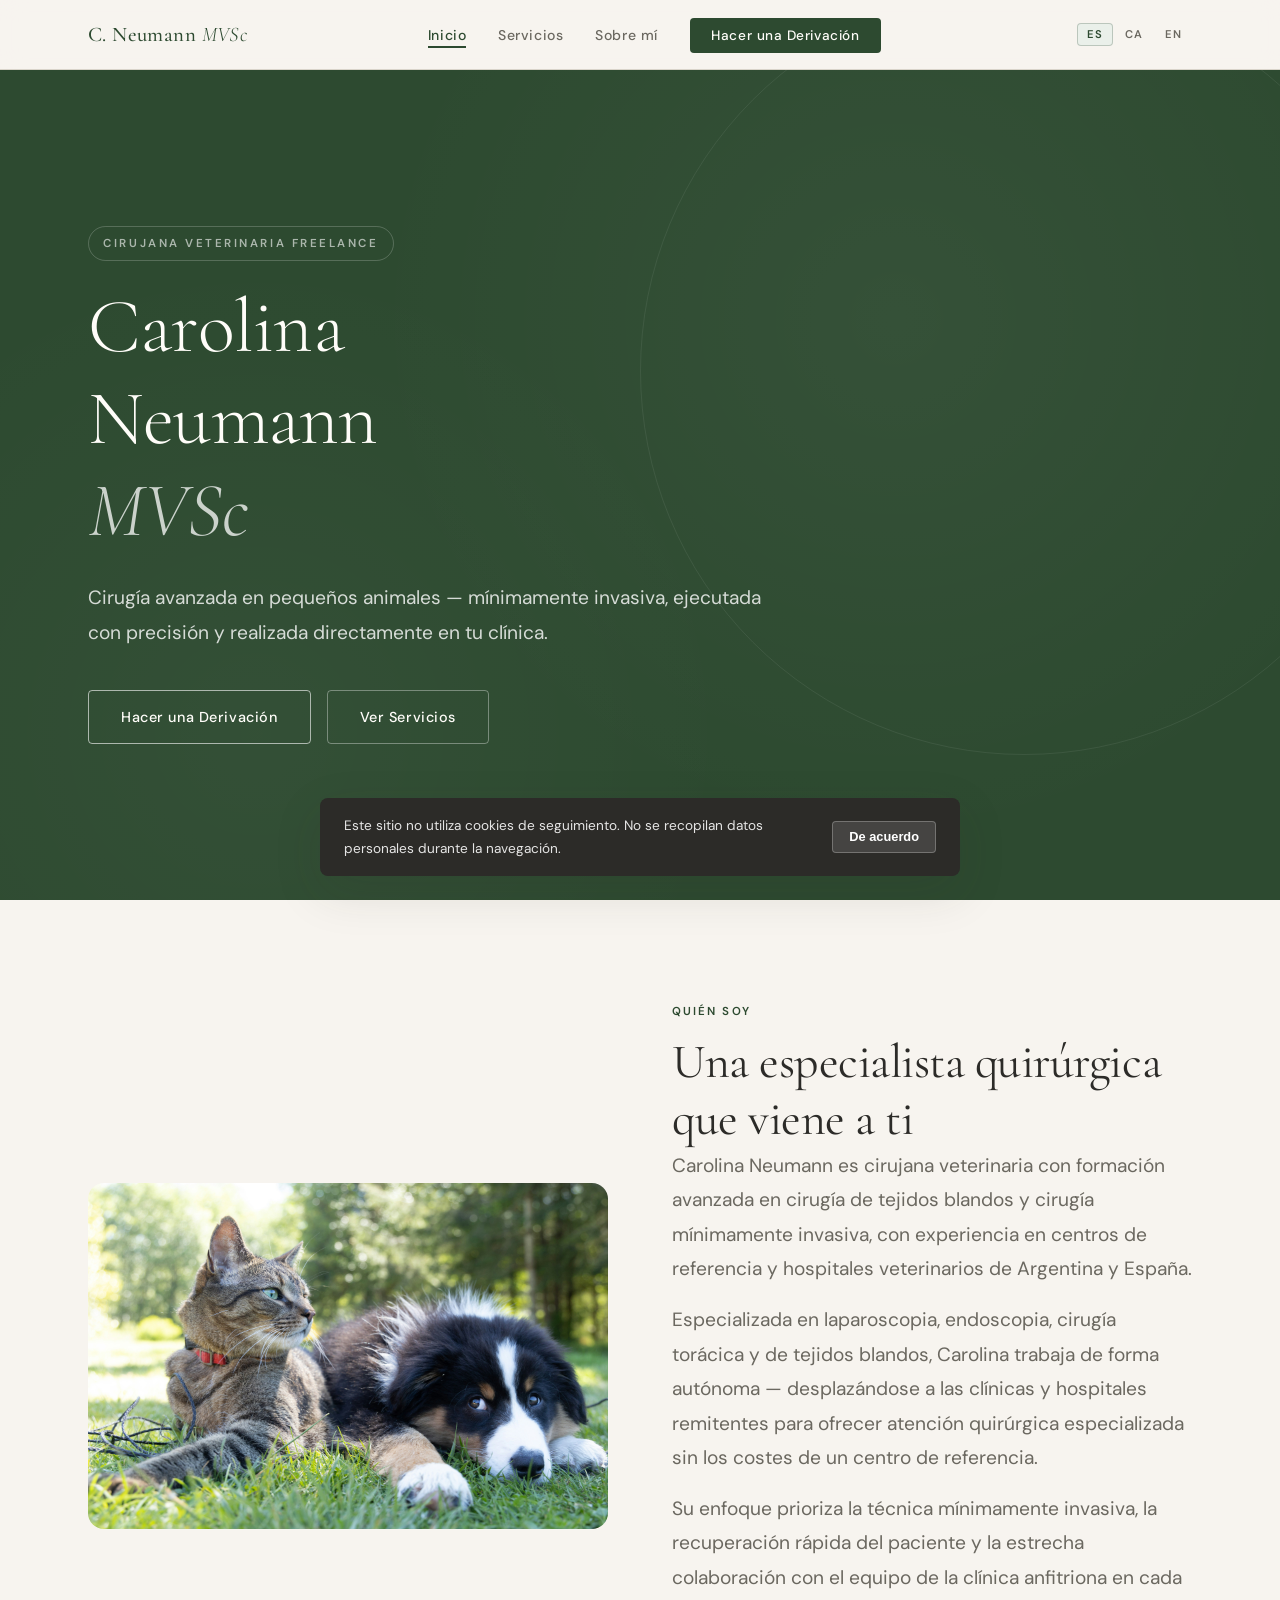
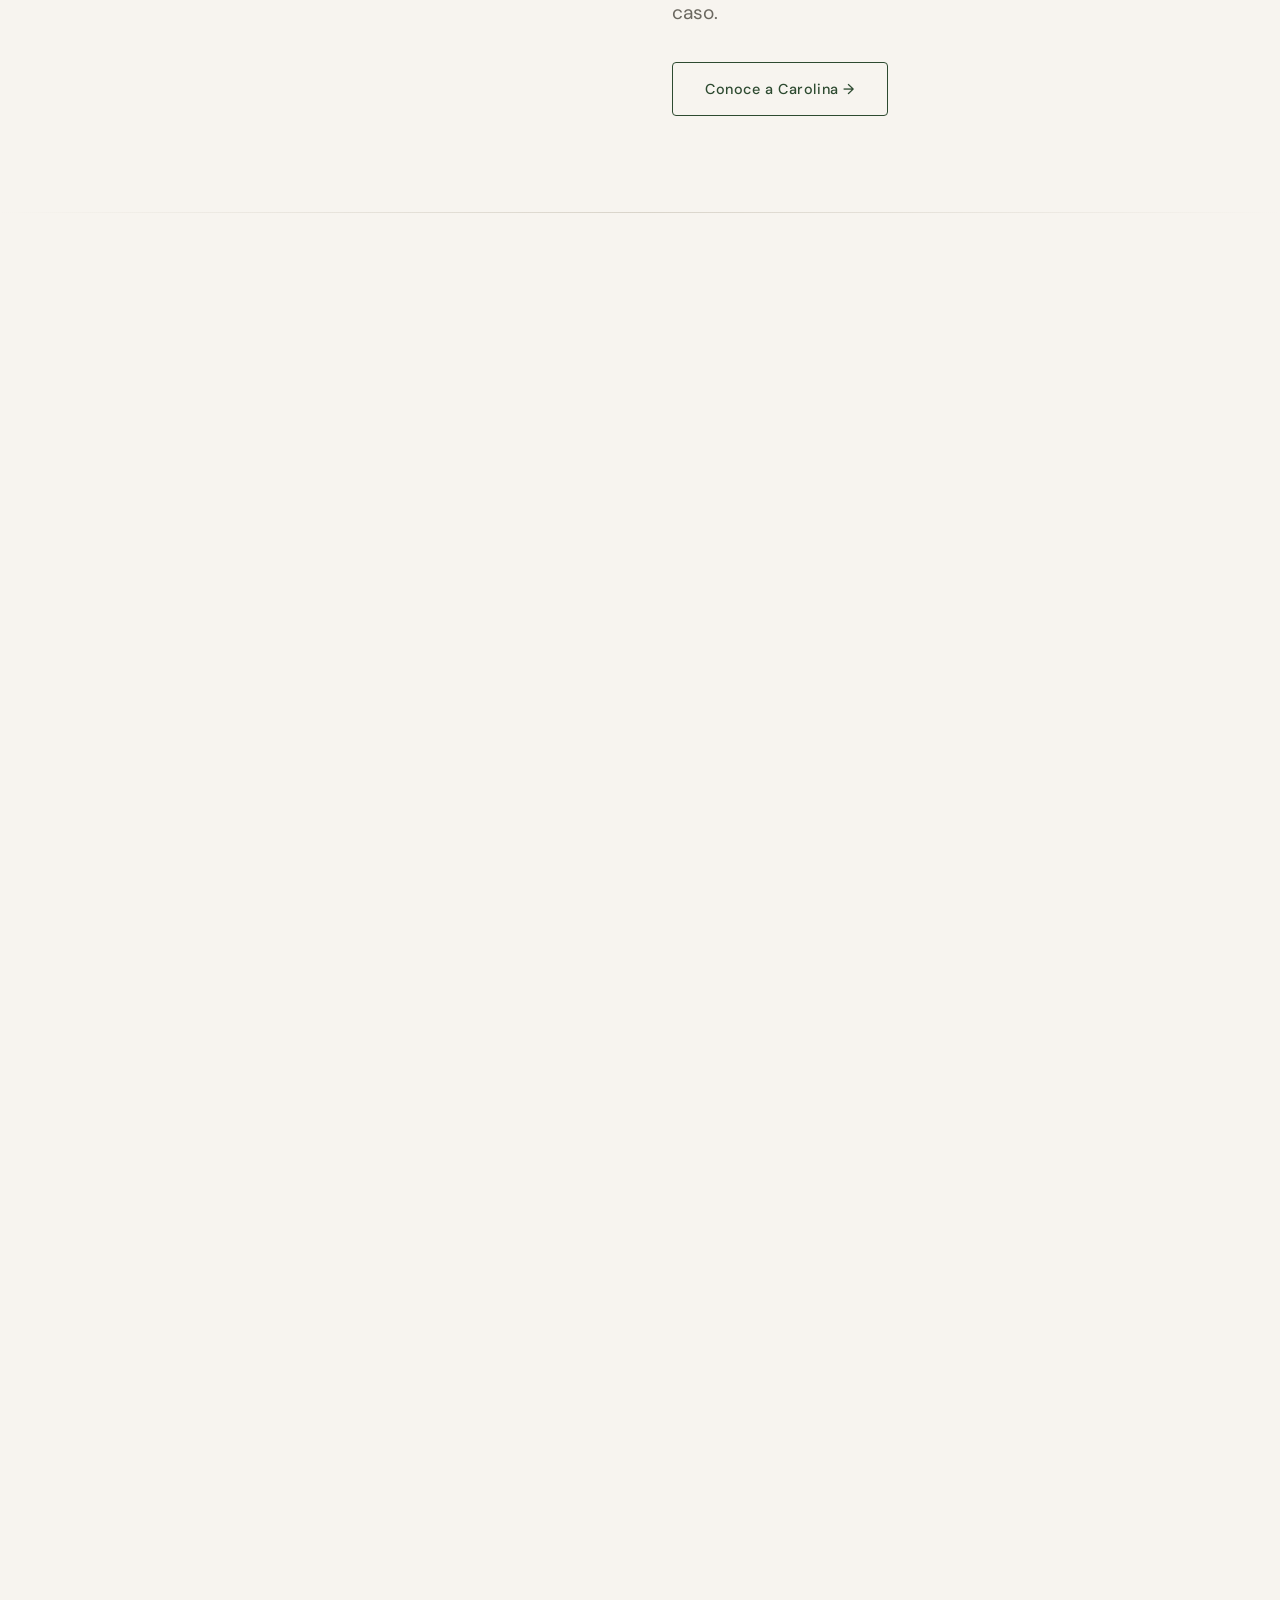
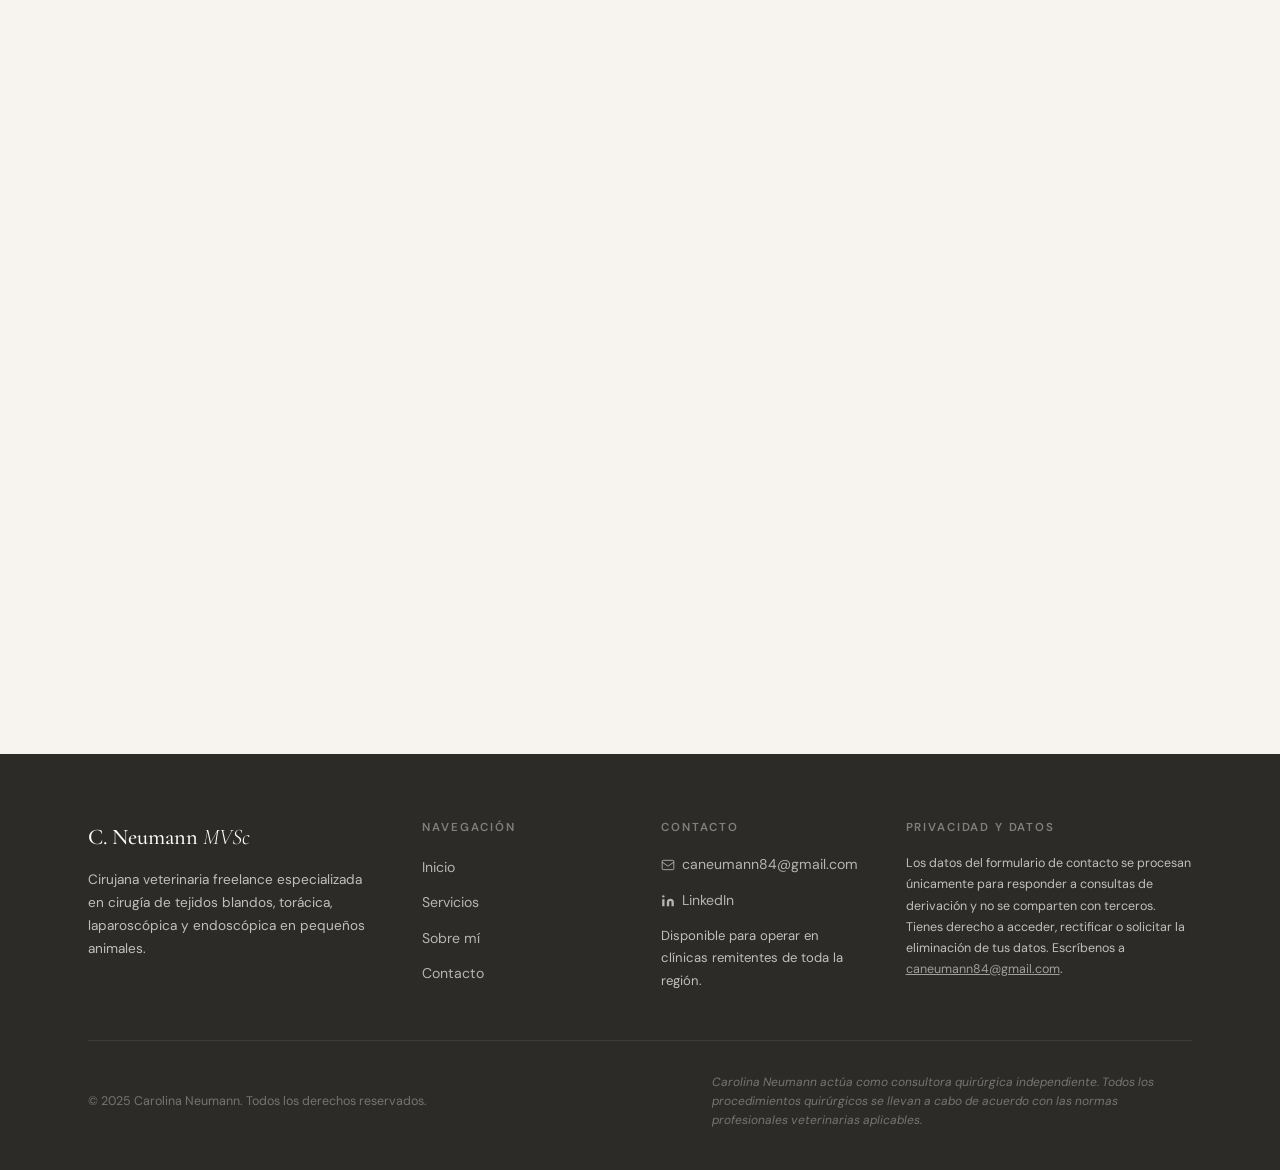
<file: index.html>
<!DOCTYPE html>
<html lang="es">
<head>
  <meta charset="UTF-8" />
  <meta name="viewport" content="width=device-width, initial-scale=1.0" />
  <meta name="description" content="Cirujana veterinaria freelance en Barcelona especializada en cirugía mínimamente invasiva, laparoscopia, endoscopia y tejidos blandos en perros y gatos. Opera en tu clínica." />
  <meta name="keywords" content="cirujana veterinaria Barcelona, cirugía laparoscópica veterinaria Barcelona, endoscopia veterinaria Barcelona, cirugía mínimamente invasiva animales Barcelona, veterinario cirujano perros gatos Barcelona, derivación quirúrgica veterinaria Catalunya" />
  <meta name="robots" content="index, follow" />

  <!-- Canonical & hreflang -->
  <link rel="canonical" href="https://www.neumannvet.es/" />
  <link rel="alternate" hreflang="es"        href="https://www.neumannvet.es/" />
  <link rel="alternate" hreflang="ca"        href="https://www.neumannvet.es/" />
  <link rel="alternate" hreflang="en"        href="https://www.neumannvet.es/" />
  <link rel="alternate" hreflang="x-default" href="https://www.neumannvet.es/" />

  <!-- Open Graph -->
  <meta property="og:type"        content="website" />
  <meta property="og:title"       content="Carolina Neumann — Cirujana Veterinaria Freelance Barcelona" />
  <meta property="og:description" content="Cirujana veterinaria freelance especializada en cirugía mínimamente invasiva de tejidos blandos, torácica, laparoscópica y endoscópica." />
  <meta property="og:url"         content="https://www.neumannvet.es/" />
  <meta property="og:image"       content="https://www.neumannvet.es/img/carolina.jpg" />

  <!-- Twitter Card -->
  <meta name="twitter:card"        content="summary_large_image" />
  <meta name="twitter:title"       content="Carolina Neumann — Cirujana Veterinaria Freelance" />
  <meta name="twitter:description" content="Cirujana veterinaria freelance especializada en cirugía mínimamente invasiva." />

  <title>Carolina Neumann — Cirujana Veterinaria Freelance Barcelona</title>

  <link rel="preconnect" href="https://fonts.googleapis.com" />
  <link rel="preconnect" href="https://fonts.gstatic.com" crossorigin />
  <link rel="stylesheet" href="style.css" />

  <!-- Schema.org structured data -->
  <script type="application/ld+json">
  {
    "@context": "https://schema.org",
    "@graph": [
      {
        "@type": "VeterinaryOrganization",
        "@id": "https://www.neumannvet.es/#organization",
        "name": "Carolina Neumann — Cirujana Veterinaria",
        "url": "https://www.neumannvet.es",
        "email": "caneumann84@gmail.com",
        "image": "https://www.neumannvet.es/img/carolina.jpg",
        "logo": "https://www.neumannvet.es/img/carolina.jpg",
        "description": "Servicios quirúrgicos veterinarios freelance especializados en cirugía mínimamente invasiva, laparoscopia, endoscopia y cirugía de tejidos blandos para pequeños animales en Barcelona y área metropolitana.",
        "areaServed": [
          { "@type": "City", "name": "Barcelona" },
          { "@type": "City", "name": "L'Hospitalet de Llobregat" },
          { "@type": "City", "name": "Badalona" },
          { "@type": "City", "name": "Terrassa" },
          { "@type": "City", "name": "Sabadell" },
          { "@type": "City", "name": "Mataró" },
          { "@type": "City", "name": "Castelldefels" },
          { "@type": "City", "name": "Gavà" },
          { "@type": "AdministrativeArea", "name": "Àrea Metropolitana de Barcelona" },
          { "@type": "AdministrativeArea", "name": "Catalunya" }
        ],
        "founder": { "@id": "https://www.neumannvet.es/#carolina" }
      },
      {
        "@type": "Person",
        "@id": "https://www.neumannvet.es/#carolina",
        "name": "Carolina Neumann",
        "jobTitle": "Cirujana Veterinaria Freelance",
        "description": "Cirujana veterinaria especializada en cirugía mínimamente invasiva, laparoscopia, endoscopia y cirugía de tejidos blandos en pequeños animales.",
        "image": "https://www.neumannvet.es/img/carolina.jpg",
        "email": "caneumann84@gmail.com",
        "url": "https://www.neumannvet.es",
        "worksFor": { "@id": "https://www.neumannvet.es/#organization" },
        "hasCredential": [
          {
            "@type": "EducationalOccupationalCredential",
            "credentialCategory": "degree",
            "name": "MVSc — Máster en Ciencias Veterinarias"
          },
          {
            "@type": "EducationalOccupationalCredential",
            "credentialCategory": "certificate",
            "name": "GPCert SAS — Certificado de Practitioner General en Cirugía de Pequeños Animales (ISVPS)"
          }
        ],
        "sameAs": ["https://www.linkedin.com/in/carolina-neumann-47534245/"],
        "knowsAbout": [
          "Cirugía de tejidos blandos veterinaria",
          "Cirugía laparoscópica veterinaria",
          "Endoscopia veterinaria",
          "Cirugía torácica veterinaria",
          "Cirugía mínimamente invasiva en pequeños animales"
        ]
      },
      {
        "@type": "WebSite",
        "@id": "https://www.neumannvet.es/#website",
        "url": "https://www.neumannvet.es",
        "name": "Carolina Neumann MVSc — Cirujana Veterinaria",
        "inLanguage": "es",
        "publisher": { "@id": "https://www.neumannvet.es/#organization" }
      },
      {
        "@type": "WebPage",
        "@id": "https://www.neumannvet.es/",
        "url": "https://www.neumannvet.es/",
        "name": "Carolina Neumann — Cirujana Veterinaria Freelance",
        "isPartOf": { "@id": "https://www.neumannvet.es/#website" },
        "about": { "@id": "https://www.neumannvet.es/#carolina" },
        "inLanguage": "es"
      }
    ]
  }
  </script>
</head>
<body>

  <!-- Hidden Google Translate element -->
  <div id="google_translate_element" style="display:none" aria-hidden="true"></div>

  <!-- ── Navigation ──────────────────────────────────────── -->
  <header class="nav" role="banner">
    <div class="container nav__inner">
      <a href="index.html" class="nav__brand" aria-label="Carolina Neumann — Inicio">
        C. Neumann <span>MVSc</span>
      </a>

      <nav aria-label="Navegación principal">
        <ul class="nav__links" role="list">
          <li><a href="index.html"      class="nav__link" aria-current="page">Inicio</a></li>
          <li><a href="services.html"   class="nav__link">Servicios</a></li>
          <li><a href="references.html" class="nav__link">Sobre mí</a></li>
          <li><a href="contact.html"    class="nav__link nav__cta">Hacer una Derivación</a></li>
        </ul>
      </nav>

      <div class="lang-switcher" role="group" aria-label="Seleccionar idioma">
        <button class="lang-btn" data-lang="es" aria-pressed="true" translate="no">ES</button>
        <button class="lang-btn" data-lang="ca" aria-pressed="false" translate="no">CA</button>
        <button class="lang-btn" data-lang="en" aria-pressed="false" translate="no">EN</button>
      </div>

      <button class="nav__hamburger" aria-label="Abrir menú de navegación" aria-expanded="false" aria-controls="mobileMenu">
        <span></span><span></span><span></span>
      </button>
    </div>
  </header>

  <!-- Mobile menu -->
  <nav id="mobileMenu" class="nav__mobile" aria-label="Navegación móvil">
    <a href="index.html"      class="nav__link">Inicio</a>
    <a href="services.html"   class="nav__link">Servicios</a>
    <a href="references.html" class="nav__link">Sobre mí</a>
    <a href="contact.html"    class="nav__link">Hacer una Derivación</a>
    <div class="lang-switcher" role="group" aria-label="Seleccionar idioma">
      <button class="lang-btn" data-lang="es" aria-pressed="true">ES</button>
      <button class="lang-btn" data-lang="ca" aria-pressed="false">CA</button>
      <button class="lang-btn" data-lang="en" aria-pressed="false">EN</button>
    </div>
  </nav>

  <main id="main-content">

    <!-- ── Hero ──────────────────────────────────────────── -->
    <section class="hero" aria-labelledby="heroTitle">
      <div class="container hero__inner">
        <div class="hero__kicker">Cirujana Veterinaria Freelance</div>
        <h1 class="hero__title" id="heroTitle">
          Carolina Neumann
          <em>MVSc</em>
        </h1>
        <p class="hero__tagline">
          Cirugía avanzada en pequeños animales — mínimamente invasiva,
          ejecutada con precisión y realizada directamente en tu clínica.
        </p>
        <div class="hero__actions">
          <a href="contact.html" class="btn btn--outline-white">Hacer una Derivación</a>
          <a href="services.html" class="btn btn--outline-white" style="background:transparent; border-color:rgba(255,255,255,0.35);">Ver Servicios</a>
        </div>
      </div>
      <div class="hero__scroll" aria-hidden="true">
        <svg viewBox="0 0 24 24" aria-hidden="true"><polyline points="6 9 12 15 18 9"/></svg>
        Deslizar
      </div>
    </section>

    <!-- ── Introducción ──────────────────────────────────── -->
    <section class="section reveal" aria-labelledby="introTitle">
      <div class="container grid-2" style="align-items:center; gap:4rem;">
        <div class="reveal">
          <img
            src="img/cat-dog.jpg"
            alt="Gato y perro juntos — pequeños animales atendidos por Carolina Neumann"
            style="width:100%; border-radius:var(--radius-lg); object-fit:cover; max-height:420px;"
          />
        </div>
        <div>
          <span class="section-label">Quién Soy</span>
          <h2 id="introTitle">Una especialista quirúrgica que viene a ti</h2>
          <div class="stack">
            <p class="lead">
              Carolina Neumann es cirujana veterinaria con formación avanzada en cirugía
              de tejidos blandos y cirugía mínimamente invasiva, con experiencia en centros
              de referencia y hospitales veterinarios de Argentina y España.
            </p>
            <p class="lead">
              Especializada en laparoscopia, endoscopia, cirugía torácica y de tejidos blandos,
              Carolina trabaja de forma autónoma — desplazándose a las clínicas y hospitales
              remitentes para ofrecer atención quirúrgica especializada sin los costes de un
              centro de referencia.
            </p>
            <p class="lead">
              Su enfoque prioriza la técnica mínimamente invasiva, la recuperación rápida del
              paciente y la estrecha colaboración con el equipo de la clínica anfitriona en
              cada caso.
            </p>
            <div class="mt-sm">
              <a href="references.html" class="btn btn--outline">Conoce a Carolina &rarr;</a>
            </div>
          </div>
        </div>
      </div>
    </section>

    <hr class="divider" />

    <!-- ── Especialidades ────────────────────────────────── -->
    <section class="section section--alt reveal" id="expertise" aria-labelledby="expertiseTitle">
      <div class="container">
        <div class="section-header text-center">
          <span class="section-label">Áreas de Especialización</span>
          <h2 id="expertiseTitle">Especialidades quirúrgicas</h2>
          <p>Procedimientos avanzados realizados con precisión en cuatro disciplinas fundamentales.</p>
        </div>

        <div class="grid-4">

          <div class="card reveal reveal-delay-1">
            <div class="card__icon" aria-hidden="true">
              <svg viewBox="0 0 24 24" aria-hidden="true"><path d="M20 4L8.5 15.5M8.5 15.5L4 20M8.5 15.5L5 12M15 5l3 3"/></svg>
            </div>
            <h3>Cirugía de Tejidos Blandos</h3>
            <p>Manejo integral de casos gastrointestinales, hepáticos, esplénicos, urogenitales y oncológicos mediante técnicas abiertas y laparoscópicas.</p>
          </div>

          <div class="card reveal reveal-delay-2">
            <div class="card__icon" aria-hidden="true">
              <svg viewBox="0 0 24 24" aria-hidden="true"><path d="M12 5v14M8 7C6 7 4 9 4 12s1 5 2 6M16 7c2 0 4 2 4 5s-1 5-2 6"/></svg>
            </div>
            <h3>Cirugía Torácica</h3>
            <p>Lobectomía pulmonar, pericardectomía y tratamiento de enfermedades pleurales con la técnica cuidadosa que exige la cirugía torácica.</p>
          </div>

          <div class="card reveal reveal-delay-3">
            <div class="card__icon" aria-hidden="true">
              <svg viewBox="0 0 24 24" aria-hidden="true"><circle cx="12" cy="12" r="3"/><path d="M3 12h3M18 12h3M12 3v3M12 18v3"/><path d="M6.3 6.3l2.1 2.1M15.6 15.6l2.1 2.1M15.6 8.4l2.1-2.1M6.3 17.7l2.1-2.1"/></svg>
            </div>
            <h3>Cirugía Laparoscópica</h3>
            <p>Acceso mínimamente invasivo para ovariectomía, biopsia hepática, gastropexia profiláctica y criptorquidectomía, reduciendo la morbilidad postoperatoria.</p>
          </div>

          <div class="card reveal reveal-delay-4">
            <div class="card__icon" aria-hidden="true">
              <svg viewBox="0 0 24 24" aria-hidden="true"><circle cx="9" cy="9" r="5"/><path d="M13.5 13.5L20 20"/><circle cx="9" cy="9" r="2"/></svg>
            </div>
            <h3>Endoscopia</h3>
            <p>GI alto, broncoscopia, rinoscopia, cistoscopia y extracción de cuerpos extraños — procedimientos diagnósticos e intervencionistas con mínima invasividad.</p>
          </div>

        </div>

        <div class="mt-lg text-center">
          <a href="services.html" class="btn btn--primary">Explorar todos los servicios &rarr;</a>
        </div>
      </div>
    </section>

    <!-- ── Por qué derivar ───────────────────────────────── -->
    <section class="section reveal" id="why-refer" aria-labelledby="whyTitle">
      <div class="container">
        <div class="section-header">
          <span class="section-label">Por Qué Derivar a Carolina</span>
          <h2 id="whyTitle">Atención especializada adaptada a tu clínica</h2>
          <p>Derivar a Carolina es sencillo, colaborativo y centrado en el mejor resultado para tu paciente.</p>
        </div>

        <div class="trust-grid" role="list">

          <div class="trust-item reveal" role="listitem">
            <div class="trust-item__num" aria-hidden="true">01</div>
            <div class="trust-item__body">
              <h4>Prioridad Mínimamente Invasiva</h4>
              <p>Siempre que sea clínicamente adecuado, se priorizan las técnicas laparoscópicas y endoscópicas para reducir el dolor, el tiempo de hospitalización y la carga de recuperación.</p>
            </div>
          </div>

          <div class="trust-item reveal reveal-delay-1" role="listitem">
            <div class="trust-item__num" aria-hidden="true">02</div>
            <div class="trust-item__body">
              <h4>Tu Clínica, Tu Paciente</h4>
              <p>Carolina opera en tus instalaciones con tu equipo — sin necesidad de traslado a un centro de referencia. El paciente permanece en manos conocidas y de confianza.</p>
            </div>
          </div>

          <div class="trust-item reveal reveal-delay-2" role="listitem">
            <div class="trust-item__num" aria-hidden="true">03</div>
            <div class="trust-item__body">
              <h4>Enfoque Colaborativo</h4>
              <p>Cada caso incluye una discusión exhaustiva, planificación preoperatoria clara y un informe quirúrgico detallado para tus registros y la continuidad de la atención.</p>
            </div>
          </div>

          <div class="trust-item reveal reveal-delay-3" role="listitem">
            <div class="trust-item__num" aria-hidden="true">04</div>
            <div class="trust-item__body">
              <h4>Recuperación Rápida</h4>
              <p>Los protocolos de recuperación mejorada y la planificación cuidadosa de la analgesia minimizan el malestar postoperatorio y acortan los tiempos de hospitalización.</p>
            </div>
          </div>

          <div class="trust-item reveal" role="listitem">
            <div class="trust-item__num" aria-hidden="true">05</div>
            <div class="trust-item__body">
              <h4>Comunicación Transparente</h4>
              <p>Los propietarios están plenamente informados en todo momento. Las conversaciones claras sobre el consentimiento y un pronóstico honesto son la base de cada plan quirúrgico.</p>
            </div>
          </div>

          <div class="trust-item reveal reveal-delay-1" role="listitem">
            <div class="trust-item__num" aria-hidden="true">06</div>
            <div class="trust-item__body">
              <h4>Disponibilidad Flexible</h4>
              <p>Disponible en toda la región para procedimientos electivos planificados y casos urgentes — contacta a Carolina para hablar sobre la programación.</p>
            </div>
          </div>

        </div>
      </div>
    </section>

    <!-- ── CTA ───────────────────────────────────────────── -->
    <section class="section section--dark reveal" aria-labelledby="ctaTitle">
      <div class="container text-center">
        <span class="section-label" style="color:rgba(255,255,255,0.5);">Contactar</span>
        <h2 id="ctaTitle" style="margin-bottom:1rem;">¿Lista para hablar sobre una derivación?</h2>
        <p class="lead" style="color:rgba(255,255,255,0.7); margin-inline:auto; margin-bottom:2rem;">
          Tanto si tienes un caso urgente como si quieres comentar necesidades quirúrgicas próximas,
          Carolina estará encantada de valorar las opciones contigo.
        </p>
        <a href="contact.html" class="btn btn--outline-white">Hacer una Derivación &rarr;</a>
      </div>
    </section>

  </main>

  <!-- ── Footer ────────────────────────────────────────────── -->
  <footer class="footer" role="contentinfo">
    <div class="container">
      <div class="footer__grid">

        <div>
          <div class="footer__brand">C. Neumann <span>MVSc</span></div>
          <p class="footer__tagline">
            Cirujana veterinaria freelance especializada en cirugía de tejidos blandos,
            torácica, laparoscópica y endoscópica en pequeños animales.
          </p>
        </div>

        <div>
          <div class="footer__heading">Navegación</div>
          <ul class="footer__links" role="list">
            <li><a href="index.html"      class="footer__link">Inicio</a></li>
            <li><a href="services.html"   class="footer__link">Servicios</a></li>
            <li><a href="references.html" class="footer__link">Sobre mí</a></li>
            <li><a href="contact.html"    class="footer__link">Contacto</a></li>
          </ul>
        </div>

        <div>
          <div class="footer__heading">Contacto</div>
          <a href="mailto:caneumann84@gmail.com" class="footer__email">
            <svg width="14" height="14" viewBox="0 0 24 24" fill="none" stroke="currentColor" stroke-width="1.5" aria-hidden="true"><rect x="2" y="4" width="20" height="16" rx="2"/><path d="M2 7l10 7 10-7"/></svg>
            caneumann84@gmail.com
          </a>
          <a href="https://www.linkedin.com/in/carolina-neumann-47534245/" class="footer__email" target="_blank" rel="noopener noreferrer" aria-label="Perfil de LinkedIn de Carolina Neumann">
            <svg width="14" height="14" viewBox="0 0 24 24" fill="currentColor" aria-hidden="true"><path d="M16 8a6 6 0 0 1 6 6v7h-4v-7a2 2 0 0 0-2-2 2 2 0 0 0-2 2v7h-4v-7a6 6 0 0 1 6-6z"/><rect x="2" y="9" width="4" height="12"/><circle cx="4" cy="4" r="2"/></svg>
            LinkedIn
          </a>
          <p class="footer__tagline" style="font-size:0.82rem;">Disponible para operar en clínicas remitentes de toda la región.</p>
        </div>

        <div>
          <div class="footer__heading">Privacidad y Datos</div>
          <p class="footer__gdpr">
            Los datos del formulario de contacto se procesan únicamente para responder
            a consultas de derivación y no se comparten con terceros. Tienes derecho a
            acceder, rectificar o solicitar la eliminación de tus datos. Escríbenos a
            <a href="mailto:caneumann84@gmail.com">caneumann84@gmail.com</a>.
          </p>
        </div>

      </div>

      <div class="footer__bottom">
        <p>&copy; 2025 Carolina Neumann. Todos los derechos reservados.</p>
        <p class="footer__disclaimer">
          Carolina Neumann actúa como consultora quirúrgica independiente. Todos los procedimientos
          quirúrgicos se llevan a cabo de acuerdo con las normas profesionales veterinarias aplicables.
        </p>
      </div>
    </div>
  </footer>

  <!-- ── Cookie Banner ──────────────────────────────────────── -->
  <div class="cookie-banner" role="region" aria-label="Aviso de cookies" id="cookieBanner">
    <p>Este sitio no utiliza cookies de seguimiento. No se recopilan datos personales durante la navegación.</p>
    <button class="cookie-banner__btn" aria-label="Cerrar aviso de cookies">De acuerdo</button>
  </div>

  <!-- Google Translate -->
  <script src="//translate.google.com/translate_a/element.js?cb=googleTranslateElementInit" defer></script>
  <script src="main.js" defer></script>
</body>
</html>
</file>
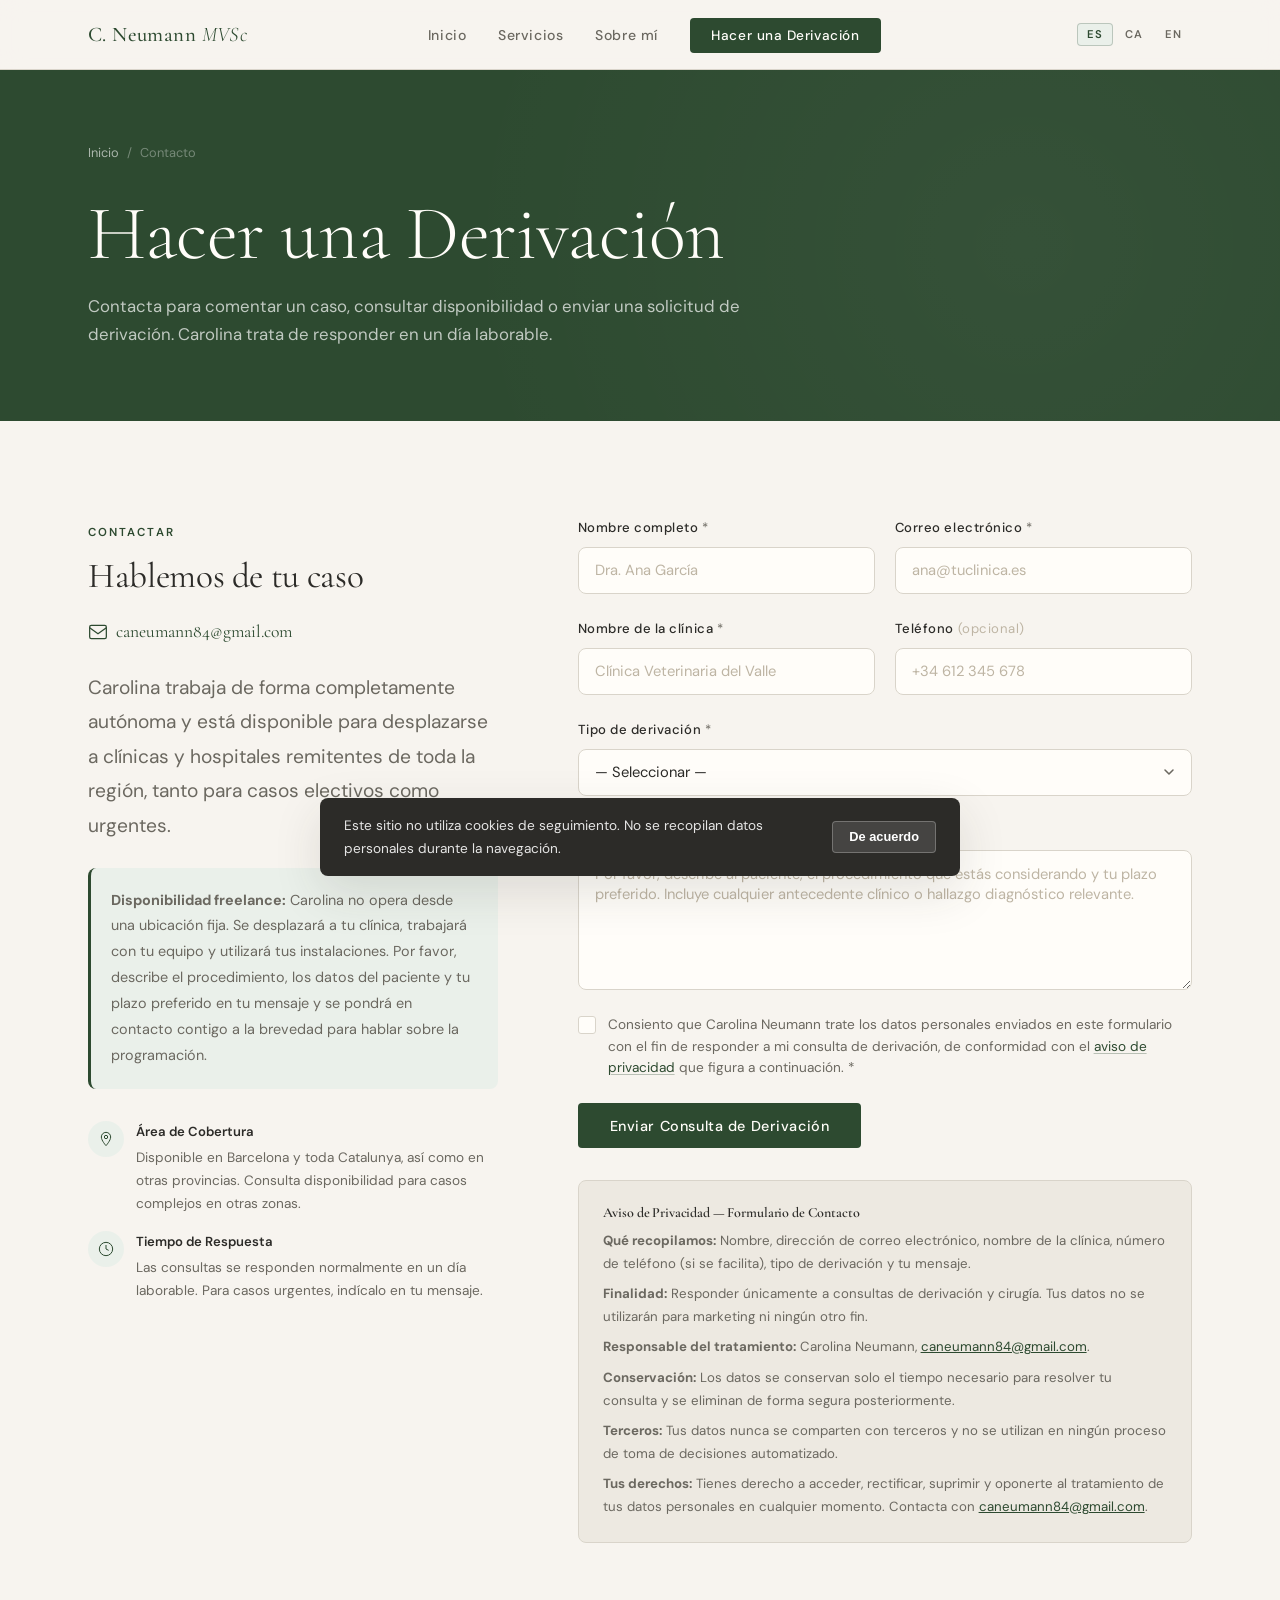
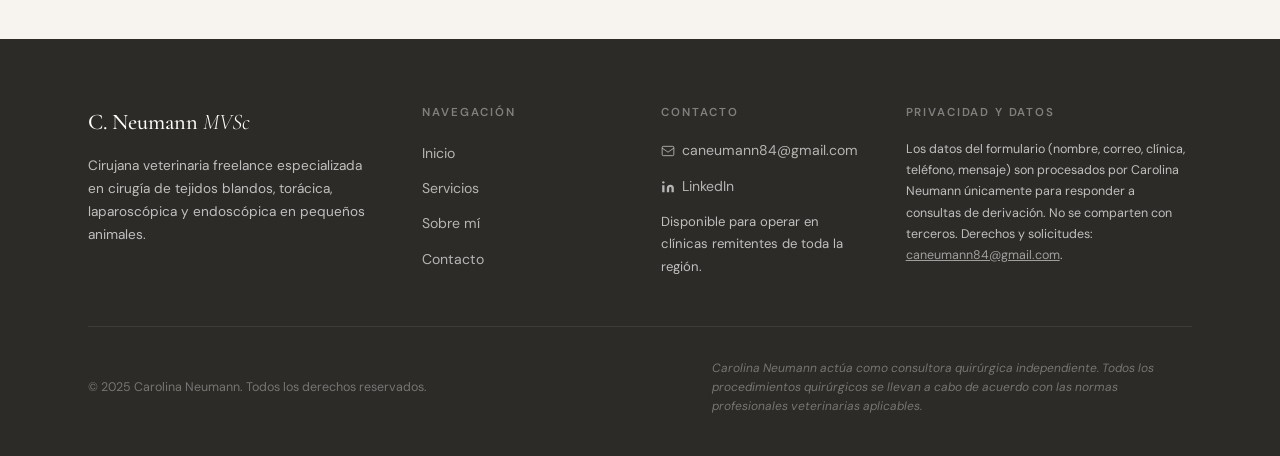
<file: contact.html>
<!DOCTYPE html>
<html lang="es">
<head>
  <meta charset="UTF-8" />
  <meta name="viewport" content="width=device-width, initial-scale=1.0" />
  <meta name="description" content="Derivación quirúrgica veterinaria en Barcelona y Catalunya. Contacta con Carolina Neumann para cirugía laparoscópica, endoscopia o tejidos blandos directamente en tu clínica." />
  <meta name="keywords" content="derivación quirúrgica veterinaria Barcelona, cirujana veterinaria freelance Barcelona, referral veterinario Barcelona, cirugía veterinaria a domicilio Barcelona" />
  <meta name="robots" content="index, follow" />

  <!-- Canonical & hreflang -->
  <link rel="canonical" href="https://www.neumannvet.es/contact.html" />
  <link rel="alternate" hreflang="es"        href="https://www.neumannvet.es/contact.html" />
  <link rel="alternate" hreflang="ca"        href="https://www.neumannvet.es/contact.html" />
  <link rel="alternate" hreflang="en"        href="https://www.neumannvet.es/contact.html" />
  <link rel="alternate" hreflang="x-default" href="https://www.neumannvet.es/contact.html" />

  <!-- Open Graph -->
  <meta property="og:type"        content="website" />
  <meta property="og:title"       content="Contacto y Derivaciones — Carolina Neumann MVSc" />
  <meta property="og:description" content="Contacta con Carolina Neumann para hacer una derivación quirúrgica o comentar un caso." />
  <meta property="og:url"         content="https://www.neumannvet.es/contact.html" />
  <meta property="og:image"       content="https://www.neumannvet.es/img/carolina.jpg" />

  <meta name="twitter:card"        content="summary_large_image" />
  <meta name="twitter:title"       content="Contacto y Derivaciones — Carolina Neumann MVSc" />
  <meta name="twitter:description" content="Contacta con Carolina Neumann para hacer una derivación quirúrgica." />

  <title>Contacto y Derivaciones — Carolina Neumann MVSc · Cirujana Veterinaria</title>

  <link rel="preconnect" href="https://fonts.googleapis.com" />
  <link rel="preconnect" href="https://fonts.gstatic.com" crossorigin />
  <link rel="stylesheet" href="style.css" />

  <!-- Schema.org structured data -->
  <script type="application/ld+json">
  {
    "@context": "https://schema.org",
    "@graph": [
      {
        "@type": "ContactPage",
        "@id": "https://www.neumannvet.es/contact.html",
        "url": "https://www.neumannvet.es/contact.html",
        "name": "Contacto y Derivaciones — Carolina Neumann MVSc",
        "isPartOf": { "@id": "https://www.neumannvet.es/#website" },
        "about": { "@id": "https://www.neumannvet.es/#organization" },
        "inLanguage": "es"
      },
      {
        "@type": "VeterinaryOrganization",
        "@id": "https://www.neumannvet.es/#organization",
        "name": "Carolina Neumann — Cirujana Veterinaria",
        "url": "https://www.neumannvet.es",
        "email": "caneumann84@gmail.com",
        "contactPoint": {
          "@type": "ContactPoint",
          "email": "caneumann84@gmail.com",
          "contactType": "Derivaciones quirúrgicas",
          "areaServed": "ES",
          "availableLanguage": ["Spanish", "Catalan", "English"]
        }
      }
    ]
  }
  </script>
</head>
<body>

  <div id="google_translate_element" style="display:none" aria-hidden="true"></div>

  <!-- ── Navigation ──────────────────────────────────────── -->
  <header class="nav" role="banner">
    <div class="container nav__inner">
      <a href="index.html" class="nav__brand" aria-label="Carolina Neumann — Inicio">
        C. Neumann <span>MVSc</span>
      </a>
      <nav aria-label="Navegación principal">
        <ul class="nav__links" role="list">
          <li><a href="index.html"      class="nav__link">Inicio</a></li>
          <li><a href="services.html"   class="nav__link">Servicios</a></li>
          <li><a href="references.html" class="nav__link">Sobre mí</a></li>
          <li><a href="contact.html"    class="nav__link nav__cta" aria-current="page">Hacer una Derivación</a></li>
        </ul>
      </nav>
      <div class="lang-switcher" role="group" aria-label="Seleccionar idioma">
        <button class="lang-btn" data-lang="es" aria-pressed="true" translate="no">ES</button>
        <button class="lang-btn" data-lang="ca" aria-pressed="false" translate="no">CA</button>
        <button class="lang-btn" data-lang="en" aria-pressed="false" translate="no">EN</button>
      </div>
      <button class="nav__hamburger" aria-label="Abrir menú de navegación" aria-expanded="false" aria-controls="mobileMenu">
        <span></span><span></span><span></span>
      </button>
    </div>
  </header>

  <nav id="mobileMenu" class="nav__mobile" aria-label="Navegación móvil">
    <a href="index.html"      class="nav__link">Inicio</a>
    <a href="services.html"   class="nav__link">Servicios</a>
    <a href="references.html" class="nav__link">Sobre mí</a>
    <a href="contact.html"    class="nav__link">Hacer una Derivación</a>
    <div class="lang-switcher" role="group" aria-label="Seleccionar idioma">
      <button class="lang-btn" data-lang="es" aria-pressed="true">ES</button>
      <button class="lang-btn" data-lang="ca" aria-pressed="false">CA</button>
      <button class="lang-btn" data-lang="en" aria-pressed="false">EN</button>
    </div>
  </nav>

  <main id="main-content">

    <!-- ── Cabecera ──────────────────────────────────────── -->
    <section class="page-header" aria-labelledby="pageTitle">
      <div class="container">
        <nav class="breadcrumb" aria-label="Ruta de navegación">
          <a href="index.html">Inicio</a>
          <span aria-hidden="true">/</span>
          <span aria-current="page">Contacto</span>
        </nav>
        <h1 id="pageTitle">Hacer una Derivación</h1>
        <p>Contacta para comentar un caso, consultar disponibilidad o enviar una solicitud de derivación. Carolina trata de responder en un día laborable.</p>
      </div>
    </section>

    <!-- ── Contacto ──────────────────────────────────────── -->
    <section class="section" aria-labelledby="contactTitle">
      <div class="container contact-grid">

        <!-- Izquierda: info -->
        <div class="contact-info reveal">
          <span class="section-label">Contactar</span>
          <h2 id="contactTitle" style="margin-bottom:1.25rem; font-size:clamp(1.6rem,3vw,2.2rem);">
            Hablemos de tu caso
          </h2>

          <a href="mailto:caneumann84@gmail.com" class="contact-info__email">
            <svg viewBox="0 0 24 24" aria-hidden="true"><rect x="2" y="4" width="20" height="16" rx="2"/><path d="M2 7l10 7 10-7"/></svg>
            caneumann84@gmail.com
          </a>

          <p class="lead" style="margin-bottom:1.5rem;">
            Carolina trabaja de forma completamente autónoma y está disponible para desplazarse
            a clínicas y hospitales remitentes de toda la región, tanto para casos electivos
            como urgentes.
          </p>

          <div class="contact-note" role="note">
            <strong>Disponibilidad freelance:</strong> Carolina no opera desde una ubicación fija.
            Se desplazará a tu clínica, trabajará con tu equipo y utilizará tus instalaciones.
            Por favor, describe el procedimiento, los datos del paciente y tu plazo preferido
            en tu mensaje y se pondrá en contacto contigo a la brevedad para hablar sobre
            la programación.
          </div>

          <div class="stack mt-md" style="gap:1rem;">

            <div style="display:flex; gap:0.75rem; align-items:flex-start;">
              <div style="width:36px;height:36px;min-width:36px;border-radius:50%;background:var(--clr-green-lt);display:flex;align-items:center;justify-content:center;">
                <svg width="16" height="16" viewBox="0 0 24 24" fill="none" stroke="var(--clr-green)" stroke-width="1.5" aria-hidden="true"><path d="M12 2C8.1 2 5 5.1 5 9c0 5.2 7 13 7 13s7-7.8 7-13c0-3.9-3.1-7-7-7z"/><circle cx="12" cy="9" r="2.5"/></svg>
              </div>
              <div>
                <div style="font-size:0.82rem;font-weight:600;margin-bottom:0.15rem;">Área de Cobertura</div>
                <p style="font-size:0.85rem;color:var(--clr-muted);max-width:100%;">Disponible en Barcelona y toda Catalunya, así como en otras provincias. Consulta disponibilidad para casos complejos en otras zonas.</p>
              </div>
            </div>

            <div style="display:flex; gap:0.75rem; align-items:flex-start;">
              <div style="width:36px;height:36px;min-width:36px;border-radius:50%;background:var(--clr-green-lt);display:flex;align-items:center;justify-content:center;">
                <svg width="16" height="16" viewBox="0 0 24 24" fill="none" stroke="var(--clr-green)" stroke-width="1.5" aria-hidden="true"><circle cx="12" cy="12" r="10"/><polyline points="12 6 12 12 16 14"/></svg>
              </div>
              <div>
                <div style="font-size:0.82rem;font-weight:600;margin-bottom:0.15rem;">Tiempo de Respuesta</div>
                <p style="font-size:0.85rem;color:var(--clr-muted);max-width:100%;">Las consultas se responden normalmente en un día laborable. Para casos urgentes, indícalo en tu mensaje.</p>
              </div>
            </div>

          </div>
        </div>

        <!-- Derecha: formulario -->
        <div class="reveal reveal-delay-1">

          <form id="contactForm" novalidate aria-labelledby="formTitle">
            <h3 id="formTitle" class="sr-only">Formulario de consulta de derivación</h3>

            <div class="form">

              <div class="form__row">

                <div class="form__group" data-field="name">
                  <label class="form__label" for="name">Nombre completo <span aria-hidden="true">*</span></label>
                  <input
                    class="form__input" type="text" id="name" name="name"
                    autocomplete="name" placeholder="Dra. Ana García"
                    aria-required="true" aria-describedby="name-error"
                  />
                  <span class="form__error" id="name-error" role="alert" aria-live="polite"></span>
                </div>

                <div class="form__group" data-field="email">
                  <label class="form__label" for="email">Correo electrónico <span aria-hidden="true">*</span></label>
                  <input
                    class="form__input" type="email" id="email" name="email"
                    autocomplete="email" placeholder="ana@tuclinica.es"
                    aria-required="true" aria-describedby="email-error"
                  />
                  <span class="form__error" id="email-error" role="alert" aria-live="polite"></span>
                </div>

              </div>

              <div class="form__row">

                <div class="form__group" data-field="practice">
                  <label class="form__label" for="practice">Nombre de la clínica <span aria-hidden="true">*</span></label>
                  <input
                    class="form__input" type="text" id="practice" name="practice"
                    autocomplete="organization" placeholder="Clínica Veterinaria del Valle"
                    aria-required="true" aria-describedby="practice-error"
                  />
                  <span class="form__error" id="practice-error" role="alert" aria-live="polite"></span>
                </div>

                <div class="form__group" data-field="phone">
                  <label class="form__label" for="phone">Teléfono <span style="font-weight:400; color:var(--clr-stone);">(opcional)</span></label>
                  <input
                    class="form__input" type="tel" id="phone" name="phone"
                    autocomplete="tel" placeholder="+34 612 345 678"
                  />
                </div>

              </div>

              <div class="form__group" data-field="referral">
                <label class="form__label" for="referral">Tipo de derivación <span aria-hidden="true">*</span></label>
                <select
                  class="form__select" id="referral" name="referral"
                  aria-required="true" aria-describedby="referral-error"
                >
                  <option value="">— Seleccionar —</option>
                  <option value="soft-tissue">Cirugía de Tejidos Blandos</option>
                  <option value="thoracic">Cirugía Torácica</option>
                  <option value="laparoscopic">Cirugía Laparoscópica</option>
                  <option value="endoscopy">Endoscopia</option>
                  <option value="other">Otro / No estoy seguro/a</option>
                </select>
                <span class="form__error" id="referral-error" role="alert" aria-live="polite"></span>
              </div>

              <div class="form__group" data-field="message">
                <label class="form__label" for="message">Mensaje <span aria-hidden="true">*</span></label>
                <textarea
                  class="form__textarea" id="message" name="message"
                  placeholder="Por favor, describe al paciente, el procedimiento que estás considerando y tu plazo preferido. Incluye cualquier antecedente clínico o hallazgo diagnóstico relevante."
                  aria-required="true" aria-describedby="message-error"
                ></textarea>
                <span class="form__error" id="message-error" role="alert" aria-live="polite"></span>
              </div>

              <!-- Consentimiento RGPD -->
              <div class="form__group" data-field="gdpr">
                <label class="form__checkbox">
                  <input
                    type="checkbox" id="gdpr" name="gdpr"
                    aria-required="true" aria-describedby="gdpr-error gdpr-notice"
                  />
                  <span class="form__checkbox-label">
                    Consiento que Carolina Neumann trate los datos personales enviados en este
                    formulario con el fin de responder a mi consulta de derivación, de conformidad
                    con el <a href="#gdpr-policy">aviso de privacidad</a> que figura a continuación.
                    <span aria-hidden="true"> *</span>
                  </span>
                </label>
                <span class="form__error" id="gdpr-error" role="alert" aria-live="polite"></span>
              </div>

              <button type="submit" class="btn btn--primary" style="align-self:flex-start; min-width:200px;">
                Enviar Consulta de Derivación
              </button>

            </div>
          </form>

          <!-- Mensaje de éxito -->
          <div id="formSuccess" class="form__success" role="alert" aria-live="polite" tabindex="-1">
            <h4>Consulta recibida</h4>
            <p>Gracias, Carolina se pondrá en contacto contigo en breve.</p>
          </div>

          <!-- Aviso de privacidad RGPD -->
          <div class="gdpr-box mt-md" id="gdpr-policy" role="region" aria-labelledby="gdprHeading">
            <h4 id="gdprHeading">Aviso de Privacidad — Formulario de Contacto</h4>
            <p><strong>Qué recopilamos:</strong> Nombre, dirección de correo electrónico, nombre de la clínica, número de teléfono (si se facilita), tipo de derivación y tu mensaje.</p>
            <p style="margin-top:0.5rem;"><strong>Finalidad:</strong> Responder únicamente a consultas de derivación y cirugía. Tus datos no se utilizarán para marketing ni ningún otro fin.</p>
            <p style="margin-top:0.5rem;"><strong>Responsable del tratamiento:</strong> Carolina Neumann, <a href="mailto:caneumann84@gmail.com">caneumann84@gmail.com</a>.</p>
            <p style="margin-top:0.5rem;"><strong>Conservación:</strong> Los datos se conservan solo el tiempo necesario para resolver tu consulta y se eliminan de forma segura posteriormente.</p>
            <p style="margin-top:0.5rem;"><strong>Terceros:</strong> Tus datos nunca se comparten con terceros y no se utilizan en ningún proceso de toma de decisiones automatizado.</p>
            <p style="margin-top:0.5rem;"><strong>Tus derechos:</strong> Tienes derecho a acceder, rectificar, suprimir y oponerte al tratamiento de tus datos personales en cualquier momento. Contacta con <a href="mailto:caneumann84@gmail.com">caneumann84@gmail.com</a>.</p>
          </div>

        </div>

      </div>
    </section>

  </main>

  <!-- ── Footer ────────────────────────────────────────────── -->
  <footer class="footer" role="contentinfo">
    <div class="container">
      <div class="footer__grid">
        <div>
          <div class="footer__brand">C. Neumann <span>MVSc</span></div>
          <p class="footer__tagline">Cirujana veterinaria freelance especializada en cirugía de tejidos blandos, torácica, laparoscópica y endoscópica en pequeños animales.</p>
        </div>
        <div>
          <div class="footer__heading">Navegación</div>
          <ul class="footer__links" role="list">
            <li><a href="index.html"      class="footer__link">Inicio</a></li>
            <li><a href="services.html"   class="footer__link">Servicios</a></li>
            <li><a href="references.html" class="footer__link">Sobre mí</a></li>
            <li><a href="contact.html"    class="footer__link">Contacto</a></li>
          </ul>
        </div>
        <div>
          <div class="footer__heading">Contacto</div>
          <a href="mailto:caneumann84@gmail.com" class="footer__email">
            <svg width="14" height="14" viewBox="0 0 24 24" fill="none" stroke="currentColor" stroke-width="1.5" aria-hidden="true"><rect x="2" y="4" width="20" height="16" rx="2"/><path d="M2 7l10 7 10-7"/></svg>
            caneumann84@gmail.com
          </a>
          <a href="https://www.linkedin.com/in/carolina-neumann-47534245/" class="footer__email" target="_blank" rel="noopener noreferrer" aria-label="Perfil de LinkedIn de Carolina Neumann">
            <svg width="14" height="14" viewBox="0 0 24 24" fill="currentColor" aria-hidden="true"><path d="M16 8a6 6 0 0 1 6 6v7h-4v-7a2 2 0 0 0-2-2 2 2 0 0 0-2 2v7h-4v-7a6 6 0 0 1 6-6z"/><rect x="2" y="9" width="4" height="12"/><circle cx="4" cy="4" r="2"/></svg>
            LinkedIn
          </a>
          <p class="footer__tagline" style="font-size:0.82rem;">Disponible para operar en clínicas remitentes de toda la región.</p>
        </div>
        <div>
          <div class="footer__heading">Privacidad y Datos</div>
          <p class="footer__gdpr">Los datos del formulario (nombre, correo, clínica, teléfono, mensaje) son procesados por Carolina Neumann únicamente para responder a consultas de derivación. No se comparten con terceros. Derechos y solicitudes: <a href="mailto:caneumann84@gmail.com">caneumann84@gmail.com</a>.</p>
        </div>
      </div>
      <div class="footer__bottom">
        <p>&copy; 2025 Carolina Neumann. Todos los derechos reservados.</p>
        <p class="footer__disclaimer">Carolina Neumann actúa como consultora quirúrgica independiente. Todos los procedimientos quirúrgicos se llevan a cabo de acuerdo con las normas profesionales veterinarias aplicables.</p>
      </div>
    </div>
  </footer>

  <div class="cookie-banner" role="region" aria-label="Aviso de cookies" id="cookieBanner">
    <p>Este sitio no utiliza cookies de seguimiento. No se recopilan datos personales durante la navegación.</p>
    <button class="cookie-banner__btn" aria-label="Cerrar aviso de cookies">De acuerdo</button>
  </div>

  <style>.sr-only{position:absolute;width:1px;height:1px;padding:0;margin:-1px;overflow:hidden;clip:rect(0,0,0,0);white-space:nowrap;border:0;}</style>

  <script src="//translate.google.com/translate_a/element.js?cb=googleTranslateElementInit" defer></script>
  <script src="main.js" defer></script>
</body>
</html>
</file>
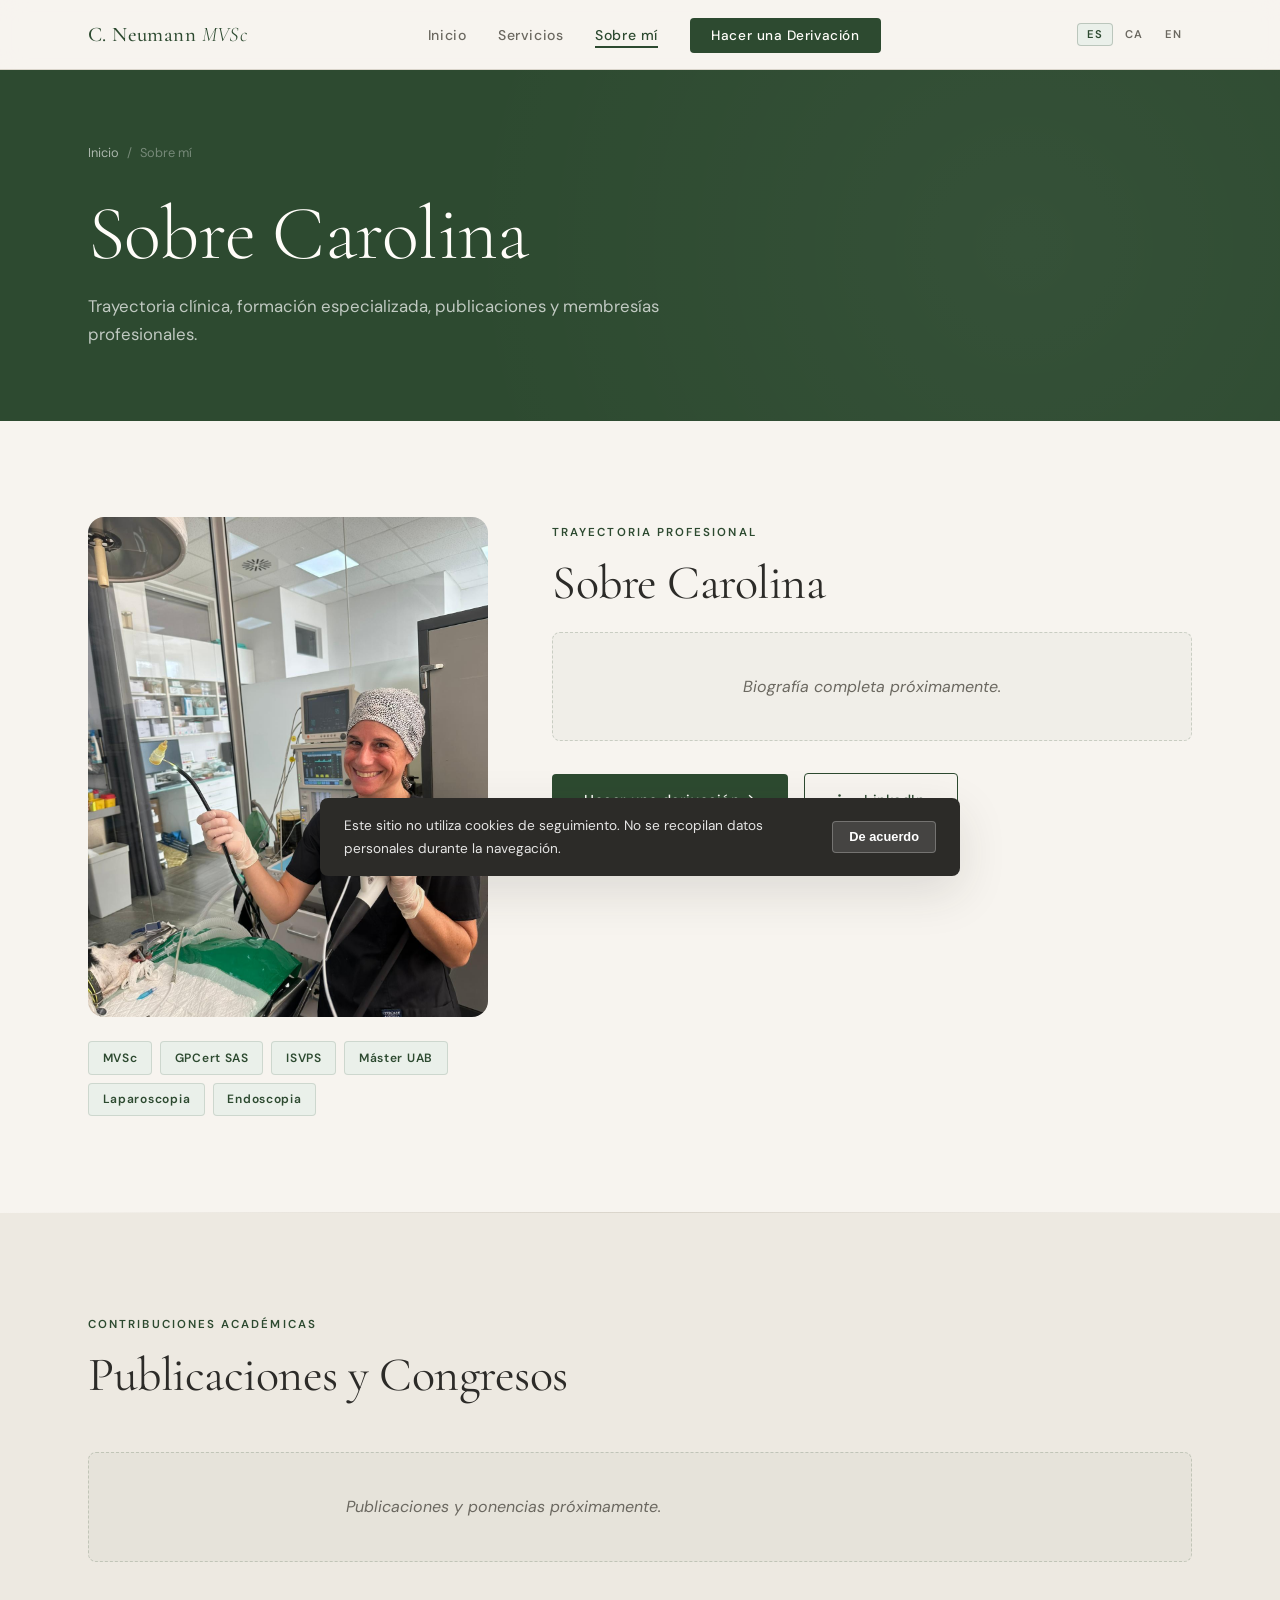
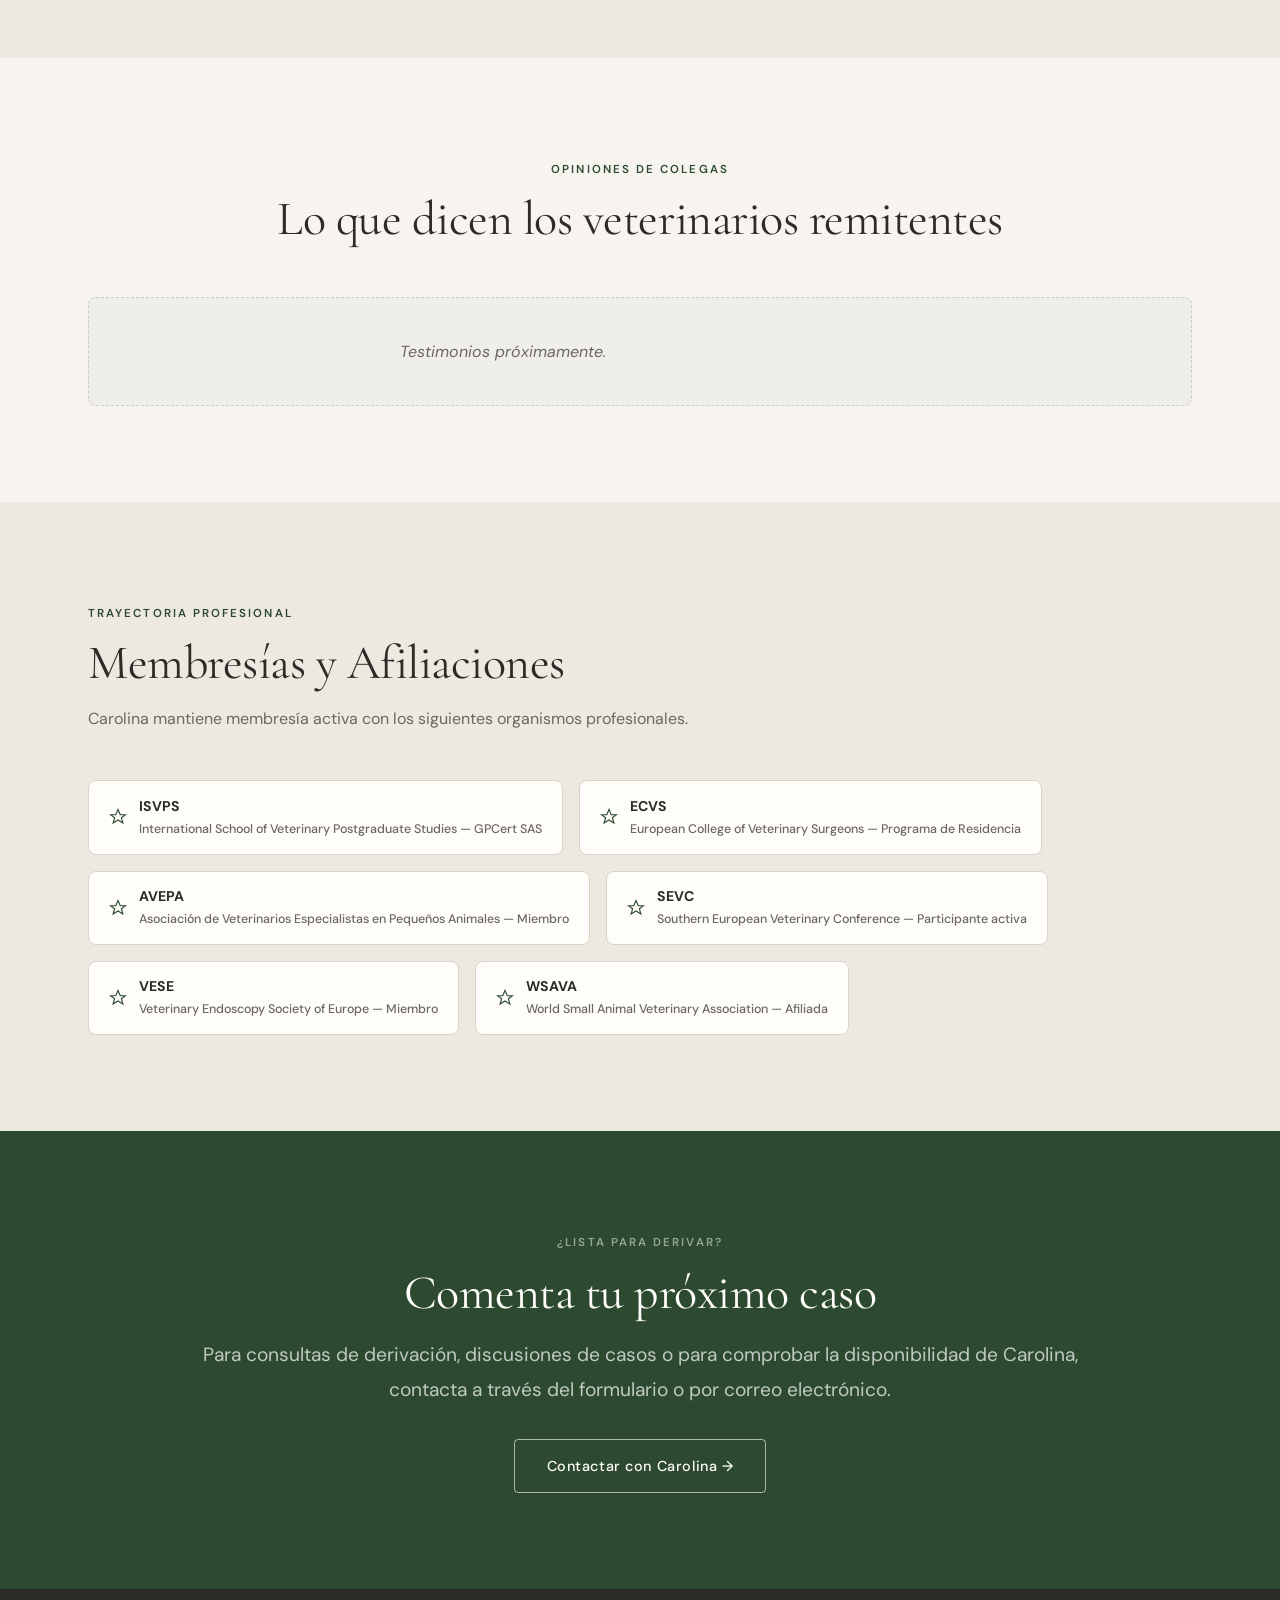
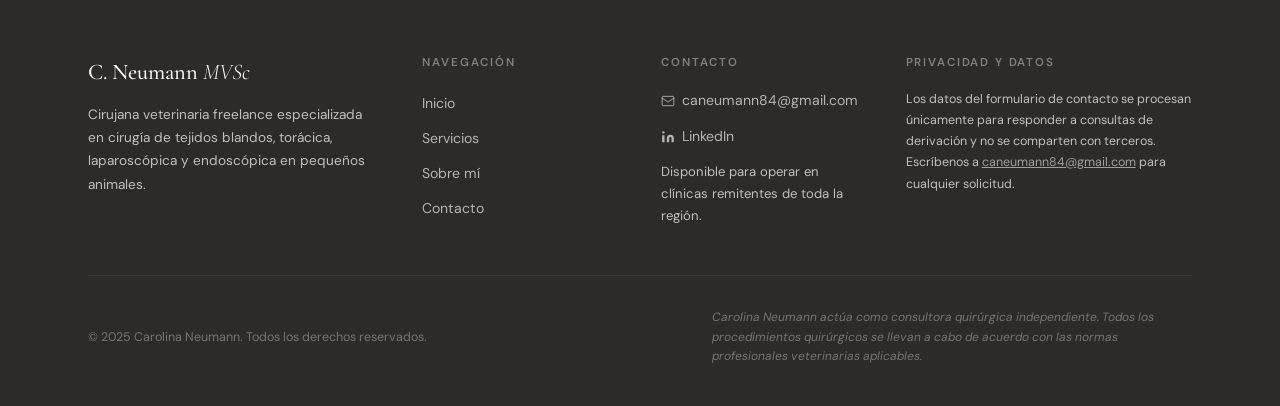
<file: references.html>
<!DOCTYPE html>
<html lang="es">
<head>
  <meta charset="UTF-8" />
  <meta name="viewport" content="width=device-width, initial-scale=1.0" />
  <meta name="description" content="Conoce a Carolina Neumann, cirujana veterinaria freelance con formación avanzada en cirugía mínimamente invasiva. Credenciales MVSc y GPCert SAS, trayectoria clínica y afiliaciones profesionales." />
  <meta name="robots" content="index, follow" />

  <!-- Canonical & hreflang -->
  <link rel="canonical" href="https://www.neumannvet.es/references.html" />
  <link rel="alternate" hreflang="es"        href="https://www.neumannvet.es/references.html" />
  <link rel="alternate" hreflang="ca"        href="https://www.neumannvet.es/references.html" />
  <link rel="alternate" hreflang="en"        href="https://www.neumannvet.es/references.html" />
  <link rel="alternate" hreflang="x-default" href="https://www.neumannvet.es/references.html" />

  <!-- Open Graph -->
  <meta property="og:type"        content="website" />
  <meta property="og:title"       content="Sobre mí — Carolina Neumann MVSc" />
  <meta property="og:description" content="Biografía profesional, formación, publicaciones y membresías de Carolina Neumann, cirujana veterinaria freelance." />
  <meta property="og:url"         content="https://www.neumannvet.es/references.html" />
  <meta property="og:image"       content="https://www.neumannvet.es/img/carolina.jpg" />

  <meta name="twitter:card"        content="summary_large_image" />
  <meta name="twitter:title"       content="Sobre mí — Carolina Neumann MVSc" />
  <meta name="twitter:description" content="Biografía profesional de Carolina Neumann, cirujana veterinaria freelance especializada en cirugía mínimamente invasiva." />

  <title>Sobre mí y Referencias — Carolina Neumann MVSc · Cirujana Veterinaria</title>

  <link rel="preconnect" href="https://fonts.googleapis.com" />
  <link rel="preconnect" href="https://fonts.gstatic.com" crossorigin />
  <link rel="stylesheet" href="style.css" />

  <!-- Schema.org structured data -->
  <script type="application/ld+json">
  {
    "@context": "https://schema.org",
    "@graph": [
      {
        "@type": "ProfilePage",
        "@id": "https://www.neumannvet.es/references.html",
        "url": "https://www.neumannvet.es/references.html",
        "name": "Sobre mí y Referencias — Carolina Neumann MVSc",
        "isPartOf": { "@id": "https://www.neumannvet.es/#website" },
        "mainEntity": { "@id": "https://www.neumannvet.es/#carolina" },
        "inLanguage": "es"
      },
      {
        "@type": "Person",
        "@id": "https://www.neumannvet.es/#carolina",
        "name": "Carolina Neumann",
        "jobTitle": "Cirujana Veterinaria Freelance",
        "description": "Cirujana veterinaria especializada en cirugía mínimamente invasiva, laparoscopia, endoscopia y cirugía de tejidos blandos en pequeños animales en Barcelona.",
        "image": "https://www.neumannvet.es/img/carolina.jpg",
        "email": "caneumann84@gmail.com",
        "url": "https://www.neumannvet.es",
        "worksFor": { "@id": "https://www.neumannvet.es/#organization" },
        "hasCredential": [
          {
            "@type": "EducationalOccupationalCredential",
            "credentialCategory": "degree",
            "name": "MVSc — Máster en Ciencias Veterinarias"
          },
          {
            "@type": "EducationalOccupationalCredential",
            "credentialCategory": "certificate",
            "name": "GPCert SAS — Certificado de Practitioner General en Cirugía de Pequeños Animales (ISVPS)"
          }
        ],
        "sameAs": ["https://www.linkedin.com/in/carolina-neumann-47534245/"],
        "memberOf": [
          { "@type": "Organization", "name": "ISVPS — International School of Veterinary Postgraduate Studies" },
          { "@type": "Organization", "name": "AVEPA — Asociación de Veterinarios Especialistas en Pequeños Animales" },
          { "@type": "Organization", "name": "VESE — Veterinary Endoscopy Society of Europe" },
          { "@type": "Organization", "name": "WSAVA — World Small Animal Veterinary Association" }
        ]
      }
    ]
  }
  </script>
</head>
<body>

  <div id="google_translate_element" style="display:none" aria-hidden="true"></div>

  <!-- ── Navigation ──────────────────────────────────────── -->
  <header class="nav" role="banner">
    <div class="container nav__inner">
      <a href="index.html" class="nav__brand" aria-label="Carolina Neumann — Inicio">
        C. Neumann <span>MVSc</span>
      </a>
      <nav aria-label="Navegación principal">
        <ul class="nav__links" role="list">
          <li><a href="index.html"      class="nav__link">Inicio</a></li>
          <li><a href="services.html"   class="nav__link">Servicios</a></li>
          <li><a href="references.html" class="nav__link" aria-current="page">Sobre mí</a></li>
          <li><a href="contact.html"    class="nav__link nav__cta">Hacer una Derivación</a></li>
        </ul>
      </nav>
      <div class="lang-switcher" role="group" aria-label="Seleccionar idioma">
        <button class="lang-btn" data-lang="es" aria-pressed="true" translate="no">ES</button>
        <button class="lang-btn" data-lang="ca" aria-pressed="false" translate="no">CA</button>
        <button class="lang-btn" data-lang="en" aria-pressed="false" translate="no">EN</button>
      </div>
      <button class="nav__hamburger" aria-label="Abrir menú de navegación" aria-expanded="false" aria-controls="mobileMenu">
        <span></span><span></span><span></span>
      </button>
    </div>
  </header>

  <nav id="mobileMenu" class="nav__mobile" aria-label="Navegación móvil">
    <a href="index.html"      class="nav__link">Inicio</a>
    <a href="services.html"   class="nav__link">Servicios</a>
    <a href="references.html" class="nav__link">Sobre mí</a>
    <a href="contact.html"    class="nav__link">Hacer una Derivación</a>
    <div class="lang-switcher" role="group" aria-label="Seleccionar idioma">
      <button class="lang-btn" data-lang="es" aria-pressed="true">ES</button>
      <button class="lang-btn" data-lang="ca" aria-pressed="false">CA</button>
      <button class="lang-btn" data-lang="en" aria-pressed="false">EN</button>
    </div>
  </nav>

  <main id="main-content">

    <!-- ── Cabecera ──────────────────────────────────────── -->
    <section class="page-header" aria-labelledby="pageTitle">
      <div class="container">
        <nav class="breadcrumb" aria-label="Ruta de navegación">
          <a href="index.html">Inicio</a>
          <span aria-hidden="true">/</span>
          <span aria-current="page">Sobre mí</span>
        </nav>
        <h1 id="pageTitle">Sobre Carolina</h1>
        <p>Trayectoria clínica, formación especializada, publicaciones y membresías profesionales.</p>
      </div>
    </section>

    <!-- ── Biografía ──────────────────────────────────────── -->
    <section class="section" aria-labelledby="bioTitle">
      <div class="container bio-grid">

        <!-- Foto -->
        <div class="bio-photo reveal">
          <img
            src="img/carolina.jpg"
            alt="Carolina Neumann, cirujana veterinaria, en quirófano con equipo de endoscopia"
            class="bio-photo-img"
            onerror="this.style.display='none'; this.nextElementSibling.style.display='flex';"
          />
          <!-- Fallback avatar (shown only if image missing) -->
          <div class="avatar-box" style="display:none;" role="img" aria-label="Carolina Neumann">
            <div class="avatar-initials" aria-hidden="true">CN</div>
            <span class="avatar-label">Carolina Neumann MVSc</span>
          </div>

          <div class="credential-badges mt-md" role="list" aria-label="Credenciales">
            <span class="badge" role="listitem">MVSc</span>
            <span class="badge" role="listitem">GPCert SAS</span>
            <span class="badge" role="listitem">ISVPS</span>
            <span class="badge" role="listitem">Máster UAB</span>
            <span class="badge" role="listitem">Laparoscopia</span>
            <span class="badge" role="listitem">Endoscopia</span>
          </div>
        </div>

        <!-- Texto bio -->
        <div class="reveal reveal-delay-1">
          <span class="section-label">Trayectoria Profesional</span>
          <h2 id="bioTitle" style="margin-bottom:1.25rem;">Sobre Carolina</h2>

          <div class="coming-soon-block">
            <p style="color:var(--clr-muted); font-style:italic;">Biografía completa próximamente.</p>
          </div>

          <div class="mt-md" style="display:flex; gap:1rem; flex-wrap:wrap; align-items:center;">
            <a href="contact.html" class="btn btn--primary">Hacer una derivación &rarr;</a>
            <a href="https://www.linkedin.com/in/carolina-neumann-47534245/" class="btn btn--outline" target="_blank" rel="noopener noreferrer" aria-label="Ver el perfil de LinkedIn de Carolina Neumann">
              <svg width="15" height="15" viewBox="0 0 24 24" fill="currentColor" aria-hidden="true" style="vertical-align:-2px; margin-right:0.3em;"><path d="M16 8a6 6 0 0 1 6 6v7h-4v-7a2 2 0 0 0-2-2 2 2 0 0 0-2 2v7h-4v-7a6 6 0 0 1 6-6z"/><rect x="2" y="9" width="4" height="12"/><circle cx="4" cy="4" r="2"/></svg>
              LinkedIn
            </a>
          </div>
        </div>

      </div>
    </section>

    <hr class="divider" />

    <!-- ── Publicaciones ──────────────────────────────────── -->
    <section class="section section--alt reveal" aria-labelledby="pubTitle">
      <div class="container">
        <div class="section-header reveal">
          <span class="section-label">Contribuciones Académicas</span>
          <h2 id="pubTitle">Publicaciones y Congresos</h2>
        </div>
        <div class="coming-soon-block reveal">
          <p style="color:var(--clr-muted); font-style:italic;">Publicaciones y ponencias próximamente.</p>
        </div>
      </div>
    </section>

    <!-- ── Testimonios ────────────────────────────────────── -->
    <section class="section reveal" aria-labelledby="testimTitle">
      <div class="container">
        <div class="section-header text-center reveal">
          <span class="section-label">Opiniones de Colegas</span>
          <h2 id="testimTitle">Lo que dicen los veterinarios remitentes</h2>
        </div>
        <div class="coming-soon-block reveal" style="text-align:center;">
          <p style="color:var(--clr-muted); font-style:italic;">Testimonios próximamente.</p>
        </div>
      </div>
    </section>

    <!-- ── Membresías ─────────────────────────────────────── -->
    <section class="section section--alt reveal" aria-labelledby="affiliTitle">
      <div class="container">
        <div class="section-header reveal">
          <span class="section-label">Trayectoria Profesional</span>
          <h2 id="affiliTitle">Membresías y Afiliaciones</h2>
          <p>Carolina mantiene membresía activa con los siguientes organismos profesionales.</p>
        </div>

        <div class="affiliation-list reveal">

          <div class="affiliation-item">
            <svg viewBox="0 0 24 24" aria-hidden="true"><path d="M12 2l3 7h7l-5.5 4 2 7L12 16l-6.5 4 2-7L2 9h7z"/></svg>
            <div>
              <strong>ISVPS</strong>
              <div style="font-size:0.78rem; color:var(--clr-muted);">International School of Veterinary Postgraduate Studies — GPCert SAS</div>
            </div>
          </div>

          <div class="affiliation-item">
            <svg viewBox="0 0 24 24" aria-hidden="true"><path d="M12 2l3 7h7l-5.5 4 2 7L12 16l-6.5 4 2-7L2 9h7z"/></svg>
            <div>
              <strong>ECVS</strong>
              <div style="font-size:0.78rem; color:var(--clr-muted);">European College of Veterinary Surgeons — Programa de Residencia</div>
            </div>
          </div>

          <div class="affiliation-item">
            <svg viewBox="0 0 24 24" aria-hidden="true"><path d="M12 2l3 7h7l-5.5 4 2 7L12 16l-6.5 4 2-7L2 9h7z"/></svg>
            <div>
              <strong>AVEPA</strong>
              <div style="font-size:0.78rem; color:var(--clr-muted);">Asociación de Veterinarios Especialistas en Pequeños Animales — Miembro</div>
            </div>
          </div>

          <div class="affiliation-item">
            <svg viewBox="0 0 24 24" aria-hidden="true"><path d="M12 2l3 7h7l-5.5 4 2 7L12 16l-6.5 4 2-7L2 9h7z"/></svg>
            <div>
              <strong>SEVC</strong>
              <div style="font-size:0.78rem; color:var(--clr-muted);">Southern European Veterinary Conference — Participante activa</div>
            </div>
          </div>

          <div class="affiliation-item">
            <svg viewBox="0 0 24 24" aria-hidden="true"><path d="M12 2l3 7h7l-5.5 4 2 7L12 16l-6.5 4 2-7L2 9h7z"/></svg>
            <div>
              <strong>VESE</strong>
              <div style="font-size:0.78rem; color:var(--clr-muted);">Veterinary Endoscopy Society of Europe — Miembro</div>
            </div>
          </div>

          <div class="affiliation-item">
            <svg viewBox="0 0 24 24" aria-hidden="true"><path d="M12 2l3 7h7l-5.5 4 2 7L12 16l-6.5 4 2-7L2 9h7z"/></svg>
            <div>
              <strong>WSAVA</strong>
              <div style="font-size:0.78rem; color:var(--clr-muted);">World Small Animal Veterinary Association — Afiliada</div>
            </div>
          </div>

        </div>
      </div>
    </section>

    <!-- ── CTA ───────────────────────────────────────────── -->
    <section class="section section--dark reveal" aria-labelledby="refCtaTitle">
      <div class="container text-center">
        <span class="section-label" style="color:rgba(255,255,255,0.5);">¿Lista para Derivar?</span>
        <h2 id="refCtaTitle" style="margin-bottom:1rem;">Comenta tu próximo caso</h2>
        <p class="lead" style="color:rgba(255,255,255,0.7); margin-inline:auto; margin-bottom:2rem;">
          Para consultas de derivación, discusiones de casos o para comprobar la disponibilidad
          de Carolina, contacta a través del formulario o por correo electrónico.
        </p>
        <a href="contact.html" class="btn btn--outline-white">Contactar con Carolina &rarr;</a>
      </div>
    </section>

  </main>

  <!-- ── Footer ────────────────────────────────────────────── -->
  <footer class="footer" role="contentinfo">
    <div class="container">
      <div class="footer__grid">
        <div>
          <div class="footer__brand">C. Neumann <span>MVSc</span></div>
          <p class="footer__tagline">Cirujana veterinaria freelance especializada en cirugía de tejidos blandos, torácica, laparoscópica y endoscópica en pequeños animales.</p>
        </div>
        <div>
          <div class="footer__heading">Navegación</div>
          <ul class="footer__links" role="list">
            <li><a href="index.html"      class="footer__link">Inicio</a></li>
            <li><a href="services.html"   class="footer__link">Servicios</a></li>
            <li><a href="references.html" class="footer__link">Sobre mí</a></li>
            <li><a href="contact.html"    class="footer__link">Contacto</a></li>
          </ul>
        </div>
        <div>
          <div class="footer__heading">Contacto</div>
          <a href="mailto:caneumann84@gmail.com" class="footer__email">
            <svg width="14" height="14" viewBox="0 0 24 24" fill="none" stroke="currentColor" stroke-width="1.5" aria-hidden="true"><rect x="2" y="4" width="20" height="16" rx="2"/><path d="M2 7l10 7 10-7"/></svg>
            caneumann84@gmail.com
          </a>
          <a href="https://www.linkedin.com/in/carolina-neumann-47534245/" class="footer__email" target="_blank" rel="noopener noreferrer" aria-label="Perfil de LinkedIn de Carolina Neumann">
            <svg width="14" height="14" viewBox="0 0 24 24" fill="currentColor" aria-hidden="true"><path d="M16 8a6 6 0 0 1 6 6v7h-4v-7a2 2 0 0 0-2-2 2 2 0 0 0-2 2v7h-4v-7a6 6 0 0 1 6-6z"/><rect x="2" y="9" width="4" height="12"/><circle cx="4" cy="4" r="2"/></svg>
            LinkedIn
          </a>
          <p class="footer__tagline" style="font-size:0.82rem;">Disponible para operar en clínicas remitentes de toda la región.</p>
        </div>
        <div>
          <div class="footer__heading">Privacidad y Datos</div>
          <p class="footer__gdpr">Los datos del formulario de contacto se procesan únicamente para responder a consultas de derivación y no se comparten con terceros. Escríbenos a <a href="mailto:caneumann84@gmail.com">caneumann84@gmail.com</a> para cualquier solicitud.</p>
        </div>
      </div>
      <div class="footer__bottom">
        <p>&copy; 2025 Carolina Neumann. Todos los derechos reservados.</p>
        <p class="footer__disclaimer">Carolina Neumann actúa como consultora quirúrgica independiente. Todos los procedimientos quirúrgicos se llevan a cabo de acuerdo con las normas profesionales veterinarias aplicables.</p>
      </div>
    </div>
  </footer>

  <div class="cookie-banner" role="region" aria-label="Aviso de cookies" id="cookieBanner">
    <p>Este sitio no utiliza cookies de seguimiento. No se recopilan datos personales durante la navegación.</p>
    <button class="cookie-banner__btn" aria-label="Cerrar aviso de cookies">De acuerdo</button>
  </div>

  <script src="//translate.google.com/translate_a/element.js?cb=googleTranslateElementInit" defer></script>
  <script src="main.js" defer></script>
</body>
</html>
</file>
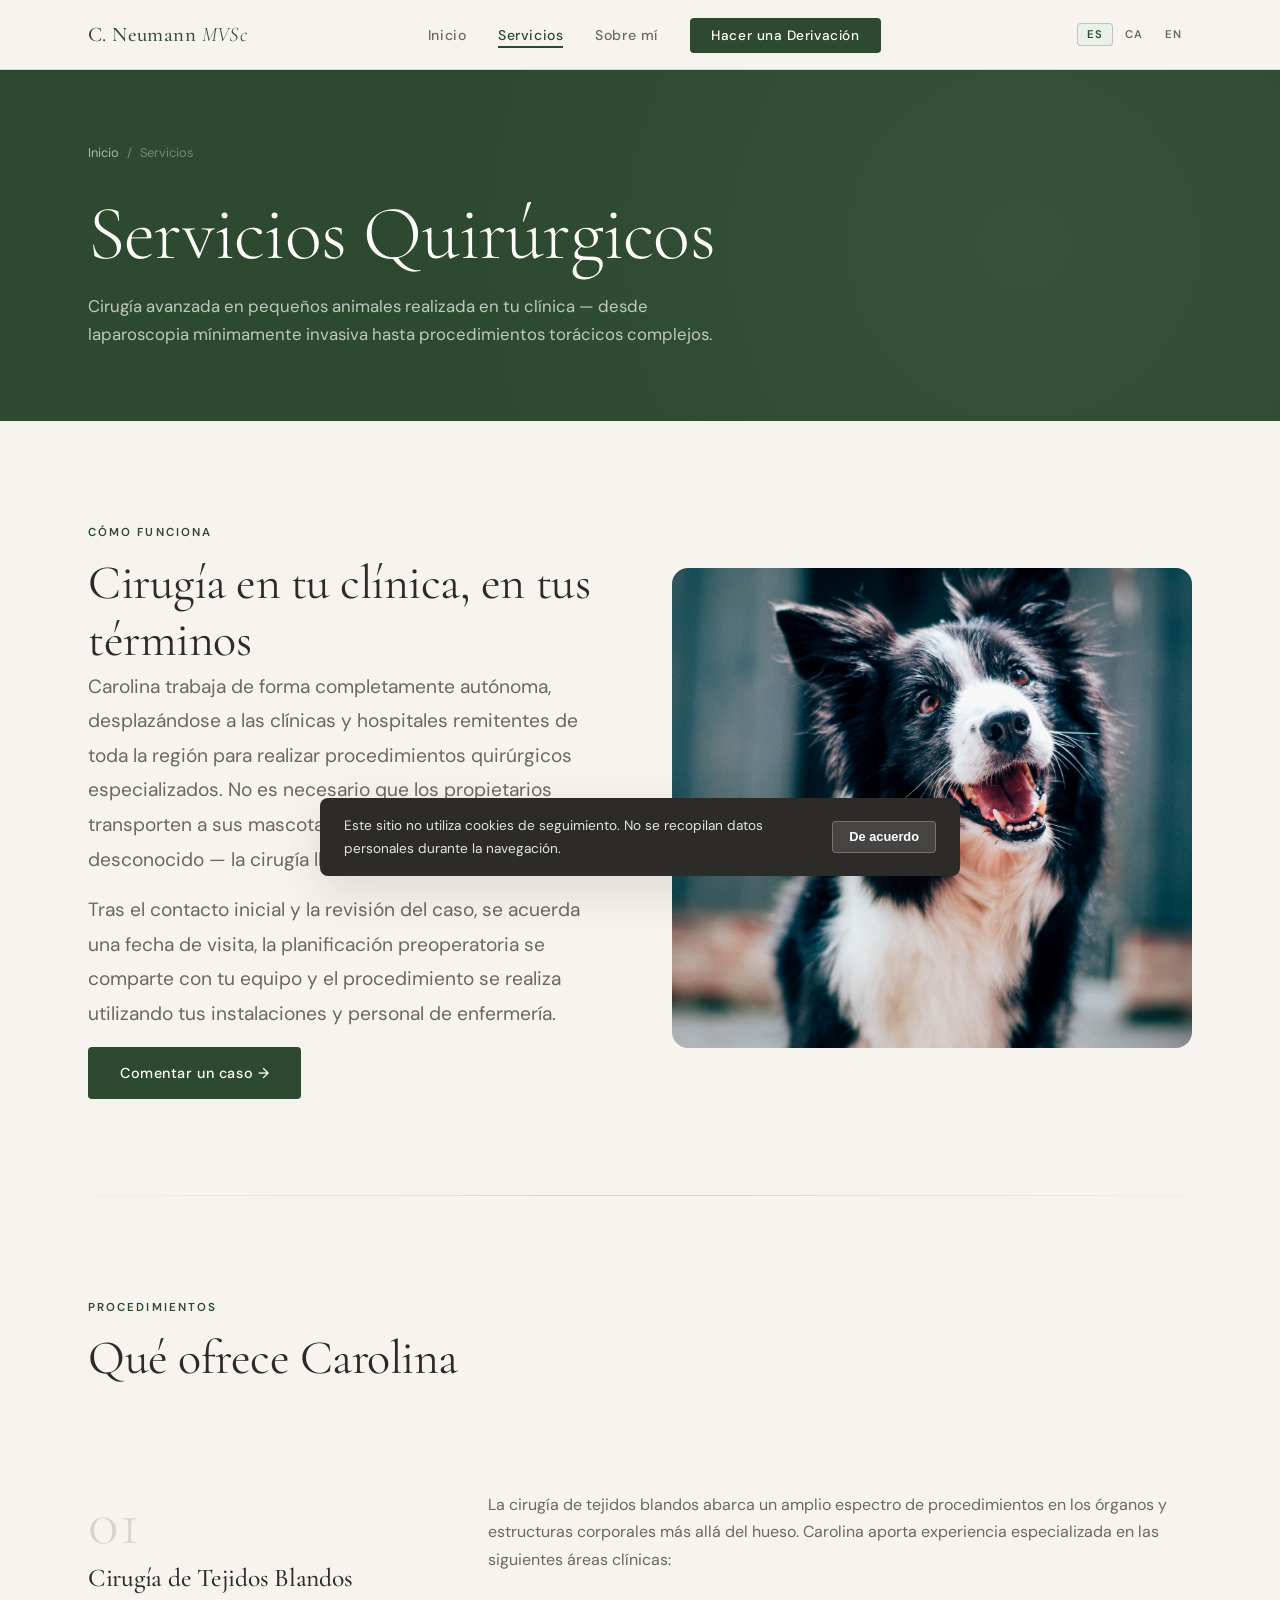
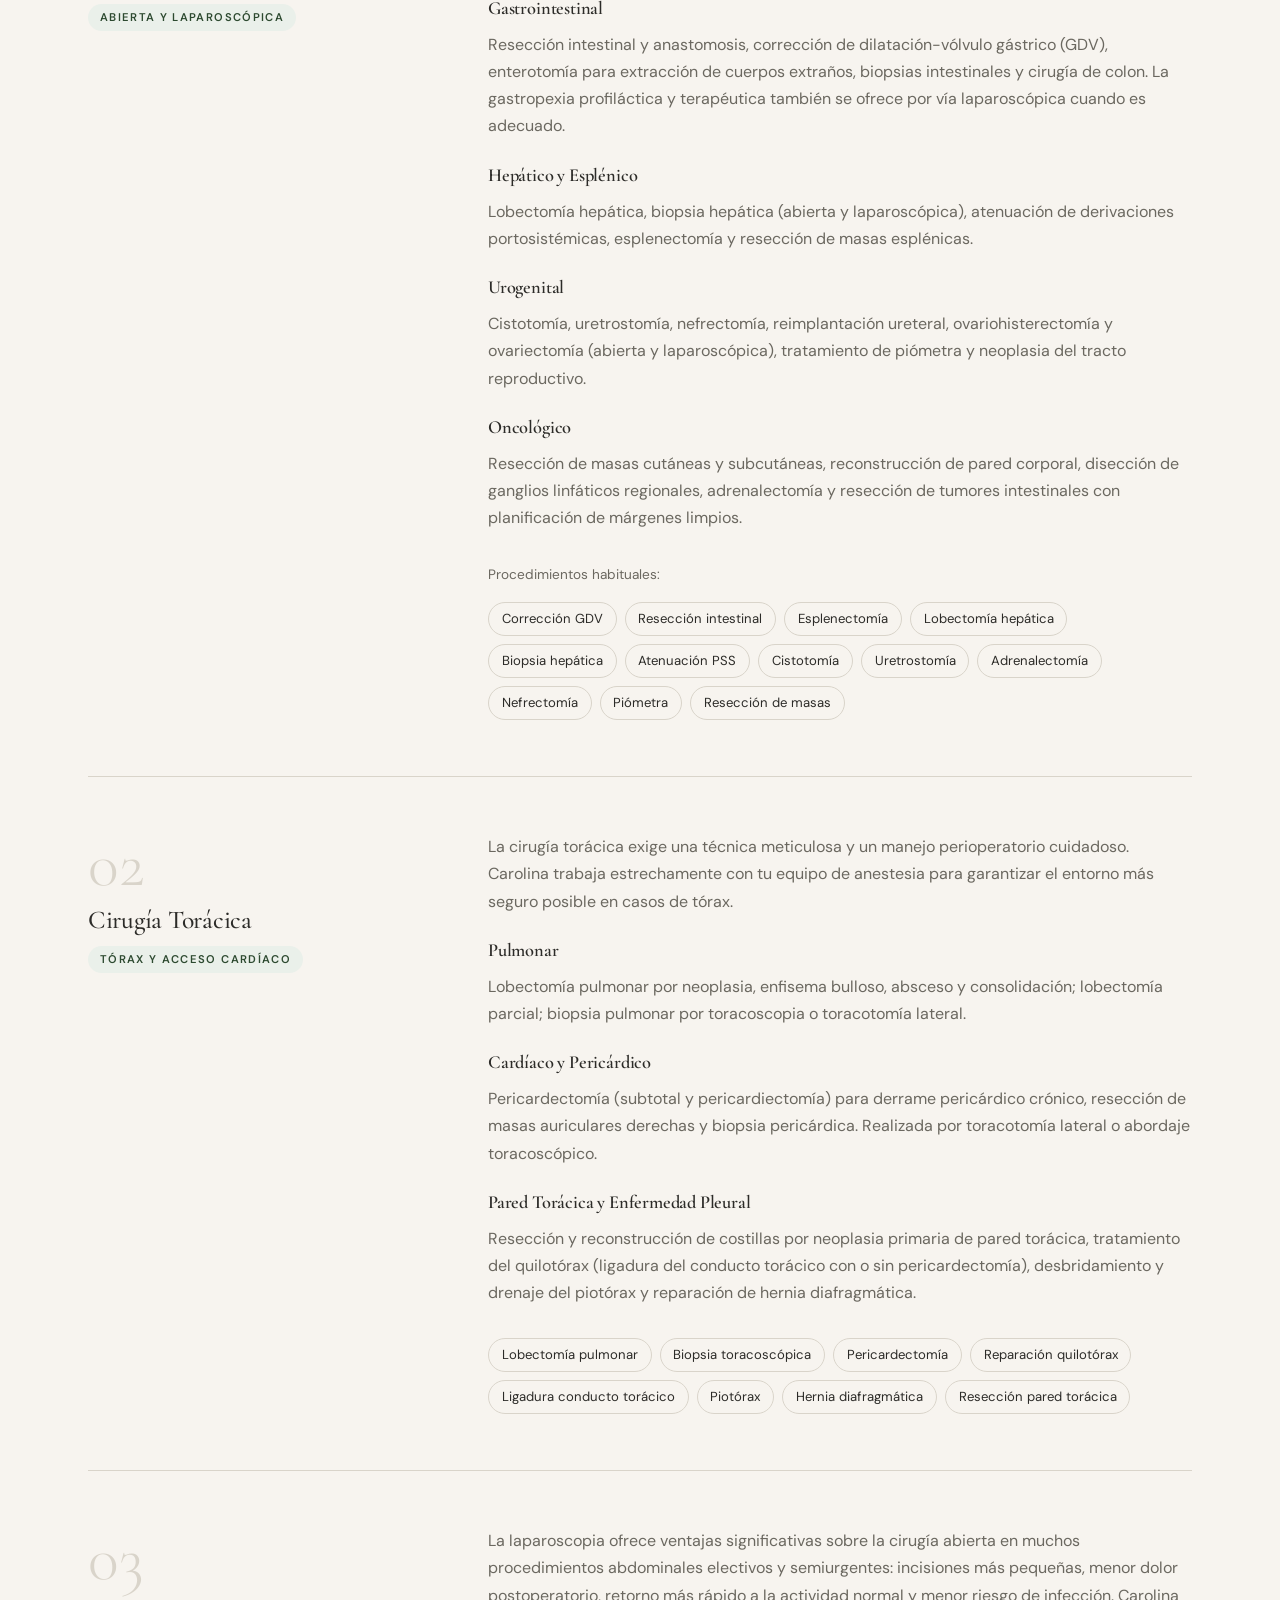
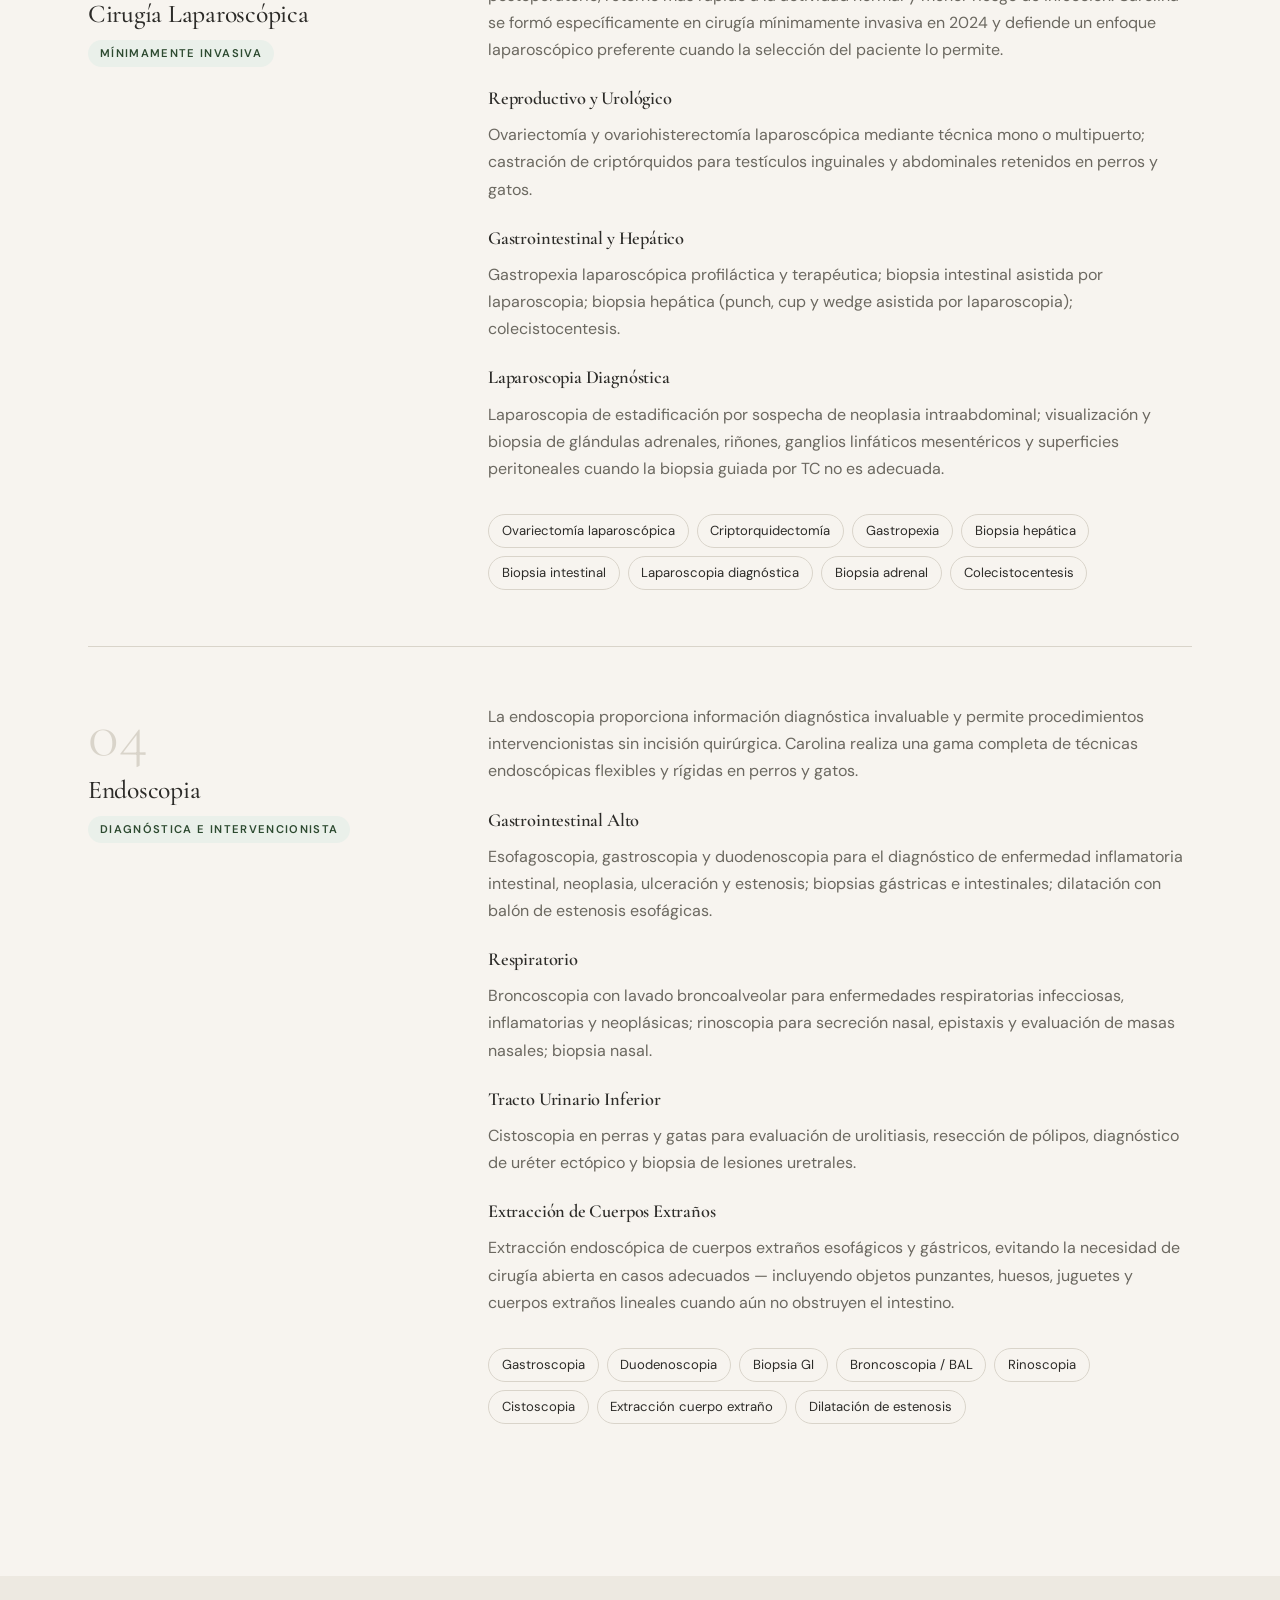
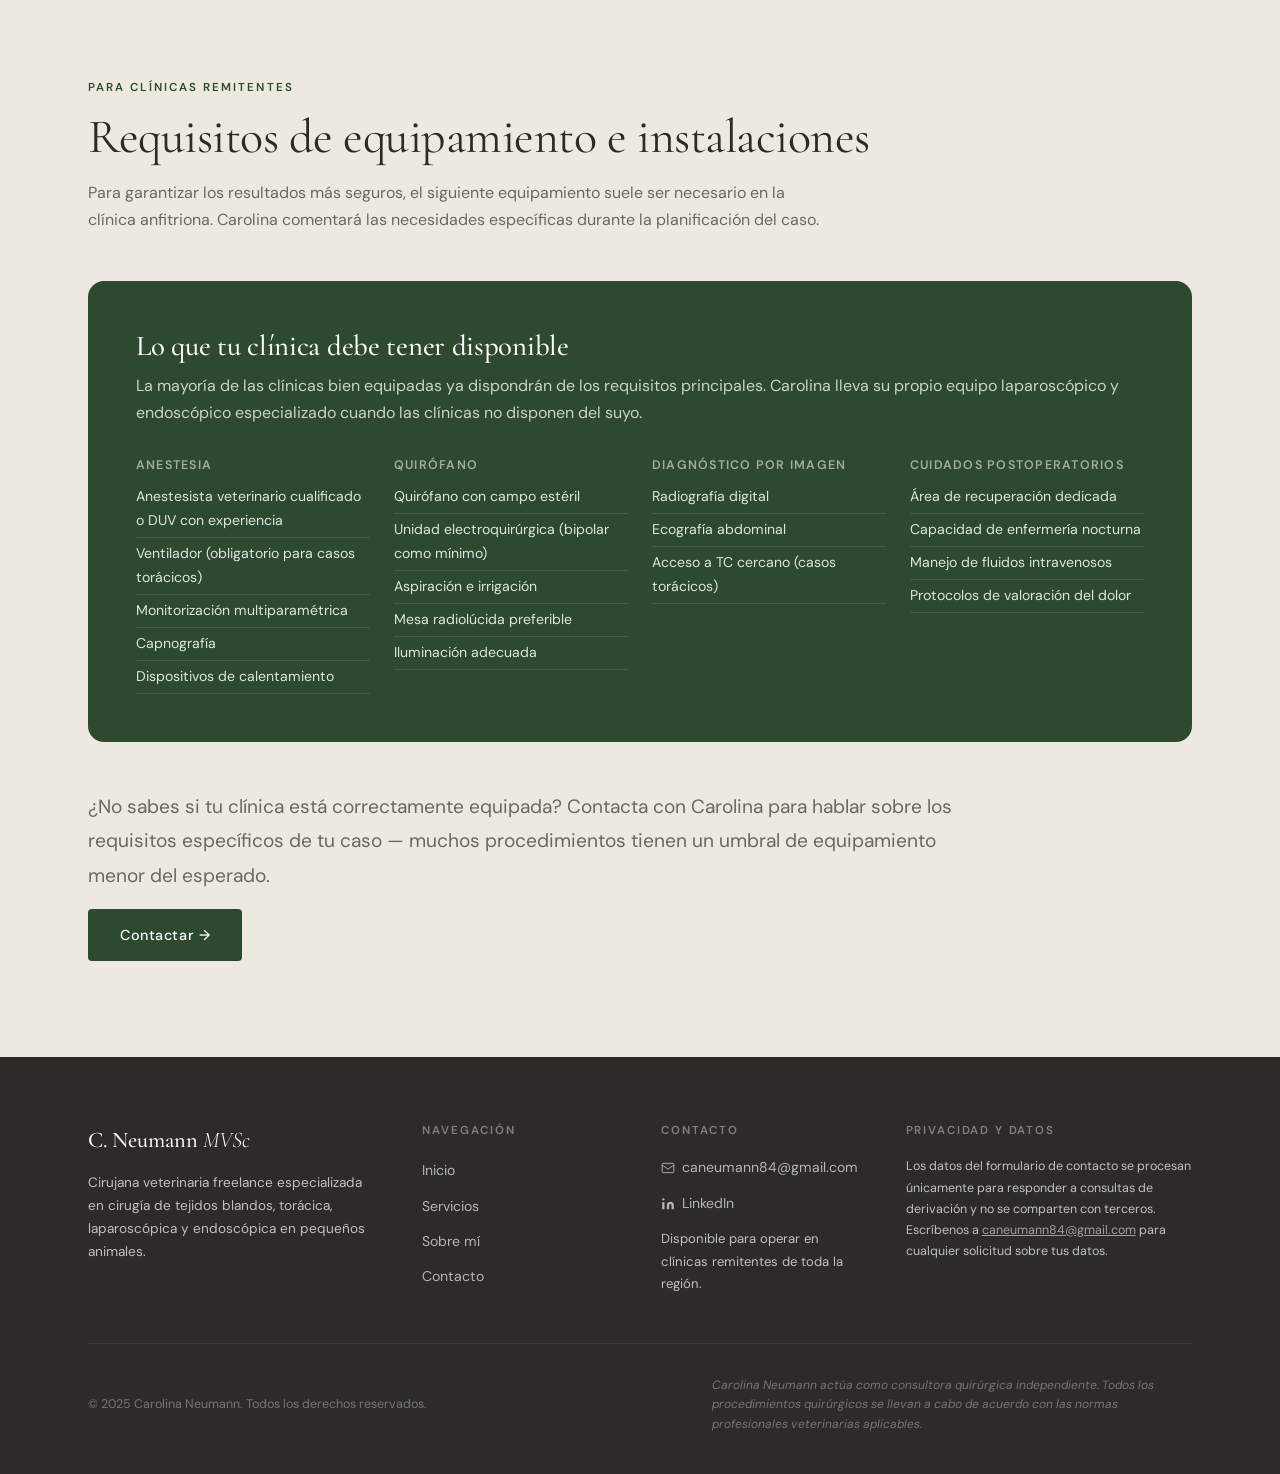
<file: services.html>
<!DOCTYPE html>
<html lang="es">
<head>
  <meta charset="UTF-8" />
  <meta name="viewport" content="width=device-width, initial-scale=1.0" />
  <meta name="description" content="Cirugía veterinaria en Barcelona: laparoscopia, endoscopia, tejidos blandos y cirugía torácica en perros y gatos. Carolina Neumann opera directamente en tu clínica veterinaria." />
  <meta name="keywords" content="cirugía laparoscópica perros Barcelona, endoscopia veterinaria perros gatos, ovariectomía laparoscópica perro, gastropexia laparoscópica Barcelona, cirugía torácica veterinaria, extracción cuerpo extraño endoscopia veterinaria" />
  <meta name="robots" content="index, follow" />

  <!-- Canonical & hreflang -->
  <link rel="canonical" href="https://www.neumannvet.es/services.html" />
  <link rel="alternate" hreflang="es"        href="https://www.neumannvet.es/services.html" />
  <link rel="alternate" hreflang="ca"        href="https://www.neumannvet.es/services.html" />
  <link rel="alternate" hreflang="en"        href="https://www.neumannvet.es/services.html" />
  <link rel="alternate" hreflang="x-default" href="https://www.neumannvet.es/services.html" />

  <!-- Open Graph -->
  <meta property="og:type"        content="website" />
  <meta property="og:title"       content="Servicios Quirúrgicos — Carolina Neumann MVSc" />
  <meta property="og:description" content="Cirugía de tejidos blandos, torácica, laparoscópica y endoscópica para pequeños animales realizada en tu clínica." />
  <meta property="og:url"         content="https://www.neumannvet.es/services.html" />
  <meta property="og:image"       content="https://www.neumannvet.es/img/dog.jpg" />

  <meta name="twitter:card"        content="summary_large_image" />
  <meta name="twitter:title"       content="Servicios Quirúrgicos — Carolina Neumann MVSc" />
  <meta name="twitter:description" content="Cirugía especializada para pequeños animales realizada en tu clínica." />

  <title>Cirugía Veterinaria Barcelona — Laparoscopia, Endoscopia · Carolina Neumann MVSc</title>

  <link rel="preconnect" href="https://fonts.googleapis.com" />
  <link rel="preconnect" href="https://fonts.gstatic.com" crossorigin />
  <link rel="stylesheet" href="style.css" />

  <!-- Schema.org structured data -->
  <script type="application/ld+json">
  {
    "@context": "https://schema.org",
    "@graph": [
      {
        "@type": "WebPage",
        "@id": "https://www.neumannvet.es/services.html",
        "url": "https://www.neumannvet.es/services.html",
        "name": "Servicios Quirúrgicos — Carolina Neumann MVSc",
        "isPartOf": { "@id": "https://www.neumannvet.es/#website" },
        "about": { "@id": "https://www.neumannvet.es/#organization" },
        "inLanguage": "es"
      },
      {
        "@type": "Service",
        "provider": { "@id": "https://www.neumannvet.es/#carolina" },
        "name": "Cirugía de Tejidos Blandos Veterinaria",
        "description": "Cirugía gastrointestinal, hepática, esplénica, urogenital y oncológica abierta y laparoscópica en pequeños animales.",
        "areaServed": "Barcelona, Catalunya",
        "serviceType": "Cirugía Veterinaria"
      },
      {
        "@type": "Service",
        "provider": { "@id": "https://www.neumannvet.es/#carolina" },
        "name": "Cirugía Laparoscópica Veterinaria",
        "description": "Procedimientos mínimamente invasivos incluyendo ovariectomía laparoscópica, gastropexia, biopsia hepática y criptorquidectomía.",
        "areaServed": "Barcelona, Catalunya",
        "serviceType": "Cirugía Mínimamente Invasiva Veterinaria"
      },
      {
        "@type": "Service",
        "provider": { "@id": "https://www.neumannvet.es/#carolina" },
        "name": "Endoscopia Veterinaria",
        "description": "Gastroscopia, broncoscopia, rinoscopia, cistoscopia y extracción endoscópica de cuerpos extraños en perros y gatos.",
        "areaServed": "Barcelona, Catalunya",
        "serviceType": "Endoscopia Veterinaria"
      },
      {
        "@type": "Service",
        "provider": { "@id": "https://www.neumannvet.es/#carolina" },
        "name": "Cirugía Torácica Veterinaria",
        "description": "Lobectomía pulmonar, pericardectomía, tratamiento del quilotórax y reparación de hernia diafragmática.",
        "areaServed": "Barcelona, Catalunya",
        "serviceType": "Cirugía Torácica Veterinaria"
      }
    ]
  }
  </script>
</head>
<body>

  <div id="google_translate_element" style="display:none" aria-hidden="true"></div>

  <!-- ── Navigation ──────────────────────────────────────── -->
  <header class="nav" role="banner">
    <div class="container nav__inner">
      <a href="index.html" class="nav__brand" aria-label="Carolina Neumann — Inicio">
        C. Neumann <span>MVSc</span>
      </a>
      <nav aria-label="Navegación principal">
        <ul class="nav__links" role="list">
          <li><a href="index.html"      class="nav__link">Inicio</a></li>
          <li><a href="services.html"   class="nav__link" aria-current="page">Servicios</a></li>
          <li><a href="references.html" class="nav__link">Sobre mí</a></li>
          <li><a href="contact.html"    class="nav__link nav__cta">Hacer una Derivación</a></li>
        </ul>
      </nav>
      <div class="lang-switcher" role="group" aria-label="Seleccionar idioma">
        <button class="lang-btn" data-lang="es" aria-pressed="true" translate="no">ES</button>
        <button class="lang-btn" data-lang="ca" aria-pressed="false" translate="no">CA</button>
        <button class="lang-btn" data-lang="en" aria-pressed="false" translate="no">EN</button>
      </div>
      <button class="nav__hamburger" aria-label="Abrir menú de navegación" aria-expanded="false" aria-controls="mobileMenu">
        <span></span><span></span><span></span>
      </button>
    </div>
  </header>

  <nav id="mobileMenu" class="nav__mobile" aria-label="Navegación móvil">
    <a href="index.html"      class="nav__link">Inicio</a>
    <a href="services.html"   class="nav__link">Servicios</a>
    <a href="references.html" class="nav__link">Sobre mí</a>
    <a href="contact.html"    class="nav__link">Hacer una Derivación</a>
    <div class="lang-switcher" role="group" aria-label="Seleccionar idioma">
      <button class="lang-btn" data-lang="es" aria-pressed="true">ES</button>
      <button class="lang-btn" data-lang="ca" aria-pressed="false">CA</button>
      <button class="lang-btn" data-lang="en" aria-pressed="false">EN</button>
    </div>
  </nav>

  <main id="main-content">

    <!-- ── Cabecera ──────────────────────────────────────── -->
    <section class="page-header" aria-labelledby="pageTitle">
      <div class="container">
        <nav class="breadcrumb" aria-label="Ruta de navegación">
          <a href="index.html">Inicio</a>
          <span aria-hidden="true">/</span>
          <span aria-current="page">Servicios</span>
        </nav>
        <h1 id="pageTitle">Servicios Quirúrgicos</h1>
        <p>Cirugía avanzada en pequeños animales realizada en tu clínica — desde laparoscopia mínimamente invasiva hasta procedimientos torácicos complejos.</p>
      </div>
    </section>

    <!-- ── Modelo freelance ───────────────────────────────── -->
    <section class="section reveal" aria-labelledby="modelTitle">
      <div class="container grid-2" style="align-items:center; gap:4rem;">
        <div>
          <span class="section-label">Cómo Funciona</span>
          <h2 id="modelTitle">Cirugía en tu clínica, en tus términos</h2>
          <div class="stack">
            <p class="lead">Carolina trabaja de forma completamente autónoma, desplazándose a las clínicas y hospitales remitentes de toda la región para realizar procedimientos quirúrgicos especializados. No es necesario que los propietarios transporten a sus mascotas a un centro de referencia desconocido — la cirugía llega a ti.</p>
            <p class="lead">Tras el contacto inicial y la revisión del caso, se acuerda una fecha de visita, la planificación preoperatoria se comparte con tu equipo y el procedimiento se realiza utilizando tus instalaciones y personal de enfermería.</p>
            <a href="contact.html" class="btn btn--primary" style="align-self:flex-start">Comentar un caso &rarr;</a>
          </div>
        </div>
        <div class="reveal">
          <img
            src="img/dog.jpg"
            alt="Border collie — uno de los pacientes típicos de cirugía veterinaria de pequeños animales"
            style="width:100%; border-radius:var(--radius-lg); object-fit:cover; max-height:480px;"
          />
        </div>
      </div>
    </section>

    <hr class="divider" />

    <!-- ── Bloques de servicio ───────────────────────────── -->
    <section class="section" aria-labelledby="servicesTitle">
      <div class="container">
        <div class="section-header reveal">
          <span class="section-label">Procedimientos</span>
          <h2 id="servicesTitle">Qué ofrece Carolina</h2>
        </div>

        <!-- 01 Tejidos blandos -->
        <article class="service-block reveal" aria-labelledby="st-title">
          <div class="service-block__meta">
            <div class="service-block__num" aria-hidden="true">01</div>
            <h3 class="service-block__title" id="st-title">Cirugía de Tejidos Blandos</h3>
            <div class="service-block__tag">Abierta y Laparoscópica</div>
          </div>
          <div class="service-block__content">
            <p>La cirugía de tejidos blandos abarca un amplio espectro de procedimientos en los órganos y estructuras corporales más allá del hueso. Carolina aporta experiencia especializada en las siguientes áreas clínicas:</p>

            <h4 style="margin-bottom:0.75rem; margin-top:1.5rem;">Gastrointestinal</h4>
            <p>Resección intestinal y anastomosis, corrección de dilatación-vólvulo gástrico (GDV), enterotomía para extracción de cuerpos extraños, biopsias intestinales y cirugía de colon. La gastropexia profiláctica y terapéutica también se ofrece por vía laparoscópica cuando es adecuado.</p>

            <h4 style="margin-bottom:0.75rem; margin-top:1.5rem;">Hepático y Esplénico</h4>
            <p>Lobectomía hepática, biopsia hepática (abierta y laparoscópica), atenuación de derivaciones portosistémicas, esplenectomía y resección de masas esplénicas.</p>

            <h4 style="margin-bottom:0.75rem; margin-top:1.5rem;">Urogenital</h4>
            <p>Cistotomía, uretrostomía, nefrectomía, reimplantación ureteral, ovariohisterectomía y ovariectomía (abierta y laparoscópica), tratamiento de piómetra y neoplasia del tracto reproductivo.</p>

            <h4 style="margin-bottom:0.75rem; margin-top:1.5rem;">Oncológico</h4>
            <p>Resección de masas cutáneas y subcutáneas, reconstrucción de pared corporal, disección de ganglios linfáticos regionales, adrenalectomía y resección de tumores intestinales con planificación de márgenes limpios.</p>

            <div class="mt-md">
              <p style="font-size:0.85rem; color:var(--clr-muted); margin-bottom:0.75rem;">Procedimientos habituales:</p>
              <div class="procedure-list" role="list">
                <span class="procedure-tag" role="listitem">Corrección GDV</span>
                <span class="procedure-tag" role="listitem">Resección intestinal</span>
                <span class="procedure-tag" role="listitem">Esplenectomía</span>
                <span class="procedure-tag" role="listitem">Lobectomía hepática</span>
                <span class="procedure-tag" role="listitem">Biopsia hepática</span>
                <span class="procedure-tag" role="listitem">Atenuación PSS</span>
                <span class="procedure-tag" role="listitem">Cistotomía</span>
                <span class="procedure-tag" role="listitem">Uretrostomía</span>
                <span class="procedure-tag" role="listitem">Adrenalectomía</span>
                <span class="procedure-tag" role="listitem">Nefrectomía</span>
                <span class="procedure-tag" role="listitem">Piómetra</span>
                <span class="procedure-tag" role="listitem">Resección de masas</span>
              </div>
            </div>
          </div>
        </article>

        <!-- 02 Torácica -->
        <article class="service-block reveal" aria-labelledby="th-title">
          <div class="service-block__meta">
            <div class="service-block__num" aria-hidden="true">02</div>
            <h3 class="service-block__title" id="th-title">Cirugía Torácica</h3>
            <div class="service-block__tag">Tórax y Acceso Cardíaco</div>
          </div>
          <div class="service-block__content">
            <p>La cirugía torácica exige una técnica meticulosa y un manejo perioperatorio cuidadoso. Carolina trabaja estrechamente con tu equipo de anestesia para garantizar el entorno más seguro posible en casos de tórax.</p>

            <h4 style="margin-bottom:0.75rem; margin-top:1.5rem;">Pulmonar</h4>
            <p>Lobectomía pulmonar por neoplasia, enfisema bulloso, absceso y consolidación; lobectomía parcial; biopsia pulmonar por toracoscopia o toracotomía lateral.</p>

            <h4 style="margin-bottom:0.75rem; margin-top:1.5rem;">Cardíaco y Pericárdico</h4>
            <p>Pericardectomía (subtotal y pericardiectomía) para derrame pericárdico crónico, resección de masas auriculares derechas y biopsia pericárdica. Realizada por toracotomía lateral o abordaje toracoscópico.</p>

            <h4 style="margin-bottom:0.75rem; margin-top:1.5rem;">Pared Torácica y Enfermedad Pleural</h4>
            <p>Resección y reconstrucción de costillas por neoplasia primaria de pared torácica, tratamiento del quilotórax (ligadura del conducto torácico con o sin pericardectomía), desbridamiento y drenaje del piotórax y reparación de hernia diafragmática.</p>

            <div class="mt-md">
              <div class="procedure-list" role="list">
                <span class="procedure-tag" role="listitem">Lobectomía pulmonar</span>
                <span class="procedure-tag" role="listitem">Biopsia toracoscópica</span>
                <span class="procedure-tag" role="listitem">Pericardectomía</span>
                <span class="procedure-tag" role="listitem">Reparación quilotórax</span>
                <span class="procedure-tag" role="listitem">Ligadura conducto torácico</span>
                <span class="procedure-tag" role="listitem">Piotórax</span>
                <span class="procedure-tag" role="listitem">Hernia diafragmática</span>
                <span class="procedure-tag" role="listitem">Resección pared torácica</span>
              </div>
            </div>
          </div>
        </article>

        <!-- 03 Laparoscopia -->
        <article class="service-block reveal" aria-labelledby="lap-title">
          <div class="service-block__meta">
            <div class="service-block__num" aria-hidden="true">03</div>
            <h3 class="service-block__title" id="lap-title">Cirugía Laparoscópica</h3>
            <div class="service-block__tag">Mínimamente Invasiva</div>
          </div>
          <div class="service-block__content">
            <p>La laparoscopia ofrece ventajas significativas sobre la cirugía abierta en muchos procedimientos abdominales electivos y semiurgentes: incisiones más pequeñas, menor dolor postoperatorio, retorno más rápido a la actividad normal y menor riesgo de infección. Carolina se formó específicamente en cirugía mínimamente invasiva en 2024 y defiende un enfoque laparoscópico preferente cuando la selección del paciente lo permite.</p>

            <h4 style="margin-bottom:0.75rem; margin-top:1.5rem;">Reproductivo y Urológico</h4>
            <p>Ovariectomía y ovariohisterectomía laparoscópica mediante técnica mono o multipuerto; castración de criptórquidos para testículos inguinales y abdominales retenidos en perros y gatos.</p>

            <h4 style="margin-bottom:0.75rem; margin-top:1.5rem;">Gastrointestinal y Hepático</h4>
            <p>Gastropexia laparoscópica profiláctica y terapéutica; biopsia intestinal asistida por laparoscopia; biopsia hepática (punch, cup y wedge asistida por laparoscopia); colecistocentesis.</p>

            <h4 style="margin-bottom:0.75rem; margin-top:1.5rem;">Laparoscopia Diagnóstica</h4>
            <p>Laparoscopia de estadificación por sospecha de neoplasia intraabdominal; visualización y biopsia de glándulas adrenales, riñones, ganglios linfáticos mesentéricos y superficies peritoneales cuando la biopsia guiada por TC no es adecuada.</p>

            <div class="mt-md">
              <div class="procedure-list" role="list">
                <span class="procedure-tag" role="listitem">Ovariectomía laparoscópica</span>
                <span class="procedure-tag" role="listitem">Criptorquidectomía</span>
                <span class="procedure-tag" role="listitem">Gastropexia</span>
                <span class="procedure-tag" role="listitem">Biopsia hepática</span>
                <span class="procedure-tag" role="listitem">Biopsia intestinal</span>
                <span class="procedure-tag" role="listitem">Laparoscopia diagnóstica</span>
                <span class="procedure-tag" role="listitem">Biopsia adrenal</span>
                <span class="procedure-tag" role="listitem">Colecistocentesis</span>
              </div>
            </div>
          </div>
        </article>

        <!-- 04 Endoscopia -->
        <article class="service-block reveal" aria-labelledby="endo-title">
          <div class="service-block__meta">
            <div class="service-block__num" aria-hidden="true">04</div>
            <h3 class="service-block__title" id="endo-title">Endoscopia</h3>
            <div class="service-block__tag">Diagnóstica e Intervencionista</div>
          </div>
          <div class="service-block__content">
            <p>La endoscopia proporciona información diagnóstica invaluable y permite procedimientos intervencionistas sin incisión quirúrgica. Carolina realiza una gama completa de técnicas endoscópicas flexibles y rígidas en perros y gatos.</p>

            <h4 style="margin-bottom:0.75rem; margin-top:1.5rem;">Gastrointestinal Alto</h4>
            <p>Esofagoscopia, gastroscopia y duodenoscopia para el diagnóstico de enfermedad inflamatoria intestinal, neoplasia, ulceración y estenosis; biopsias gástricas e intestinales; dilatación con balón de estenosis esofágicas.</p>

            <h4 style="margin-bottom:0.75rem; margin-top:1.5rem;">Respiratorio</h4>
            <p>Broncoscopia con lavado broncoalveolar para enfermedades respiratorias infecciosas, inflamatorias y neoplásicas; rinoscopia para secreción nasal, epistaxis y evaluación de masas nasales; biopsia nasal.</p>

            <h4 style="margin-bottom:0.75rem; margin-top:1.5rem;">Tracto Urinario Inferior</h4>
            <p>Cistoscopia en perras y gatas para evaluación de urolitiasis, resección de pólipos, diagnóstico de uréter ectópico y biopsia de lesiones uretrales.</p>

            <h4 style="margin-bottom:0.75rem; margin-top:1.5rem;">Extracción de Cuerpos Extraños</h4>
            <p>Extracción endoscópica de cuerpos extraños esofágicos y gástricos, evitando la necesidad de cirugía abierta en casos adecuados — incluyendo objetos punzantes, huesos, juguetes y cuerpos extraños lineales cuando aún no obstruyen el intestino.</p>

            <div class="mt-md">
              <div class="procedure-list" role="list">
                <span class="procedure-tag" role="listitem">Gastroscopia</span>
                <span class="procedure-tag" role="listitem">Duodenoscopia</span>
                <span class="procedure-tag" role="listitem">Biopsia GI</span>
                <span class="procedure-tag" role="listitem">Broncoscopia / BAL</span>
                <span class="procedure-tag" role="listitem">Rinoscopia</span>
                <span class="procedure-tag" role="listitem">Cistoscopia</span>
                <span class="procedure-tag" role="listitem">Extracción cuerpo extraño</span>
                <span class="procedure-tag" role="listitem">Dilatación de estenosis</span>
              </div>
            </div>
          </div>
        </article>

      </div>
    </section>

    <!-- ── Equipamiento ───────────────────────────────────── -->
    <section class="section section--alt reveal" aria-labelledby="equipTitle">
      <div class="container">
        <div class="section-header reveal">
          <span class="section-label">Para Clínicas Remitentes</span>
          <h2 id="equipTitle">Requisitos de equipamiento e instalaciones</h2>
          <p>Para garantizar los resultados más seguros, el siguiente equipamiento suele ser necesario en la clínica anfitriona. Carolina comentará las necesidades específicas durante la planificación del caso.</p>
        </div>

        <div class="equipment-box reveal">
          <h3>Lo que tu clínica debe tener disponible</h3>
          <p>La mayoría de las clínicas bien equipadas ya dispondrán de los requisitos principales. Carolina lleva su propio equipo laparoscópico y endoscópico especializado cuando las clínicas no disponen del suyo.</p>

          <div class="equipment-grid">
            <div class="equipment-item">
              <h4>Anestesia</h4>
              <ul role="list">
                <li>Anestesista veterinario cualificado o DUV con experiencia</li>
                <li>Ventilador (obligatorio para casos torácicos)</li>
                <li>Monitorización multiparamétrica</li>
                <li>Capnografía</li>
                <li>Dispositivos de calentamiento</li>
              </ul>
            </div>
            <div class="equipment-item">
              <h4>Quirófano</h4>
              <ul role="list">
                <li>Quirófano con campo estéril</li>
                <li>Unidad electroquirúrgica (bipolar como mínimo)</li>
                <li>Aspiración e irrigación</li>
                <li>Mesa radiolúcida preferible</li>
                <li>Iluminación adecuada</li>
              </ul>
            </div>
            <div class="equipment-item">
              <h4>Diagnóstico por Imagen</h4>
              <ul role="list">
                <li>Radiografía digital</li>
                <li>Ecografía abdominal</li>
                <li>Acceso a TC cercano (casos torácicos)</li>
              </ul>
            </div>
            <div class="equipment-item">
              <h4>Cuidados Postoperatorios</h4>
              <ul role="list">
                <li>Área de recuperación dedicada</li>
                <li>Capacidad de enfermería nocturna</li>
                <li>Manejo de fluidos intravenosos</li>
                <li>Protocolos de valoración del dolor</li>
              </ul>
            </div>
          </div>
        </div>

        <p class="lead mt-lg" style="color:var(--clr-muted);">¿No sabes si tu clínica está correctamente equipada? Contacta con Carolina para hablar sobre los requisitos específicos de tu caso — muchos procedimientos tienen un umbral de equipamiento menor del esperado.</p>
        <div class="mt-sm">
          <a href="contact.html" class="btn btn--primary">Contactar &rarr;</a>
        </div>
      </div>
    </section>

  </main>

  <!-- ── Footer ────────────────────────────────────────────── -->
  <footer class="footer" role="contentinfo">
    <div class="container">
      <div class="footer__grid">
        <div>
          <div class="footer__brand">C. Neumann <span>MVSc</span></div>
          <p class="footer__tagline">Cirujana veterinaria freelance especializada en cirugía de tejidos blandos, torácica, laparoscópica y endoscópica en pequeños animales.</p>
        </div>
        <div>
          <div class="footer__heading">Navegación</div>
          <ul class="footer__links" role="list">
            <li><a href="index.html"      class="footer__link">Inicio</a></li>
            <li><a href="services.html"   class="footer__link">Servicios</a></li>
            <li><a href="references.html" class="footer__link">Sobre mí</a></li>
            <li><a href="contact.html"    class="footer__link">Contacto</a></li>
          </ul>
        </div>
        <div>
          <div class="footer__heading">Contacto</div>
          <a href="mailto:caneumann84@gmail.com" class="footer__email">
            <svg width="14" height="14" viewBox="0 0 24 24" fill="none" stroke="currentColor" stroke-width="1.5" aria-hidden="true"><rect x="2" y="4" width="20" height="16" rx="2"/><path d="M2 7l10 7 10-7"/></svg>
            caneumann84@gmail.com
          </a>
          <a href="https://www.linkedin.com/in/carolina-neumann-47534245/" class="footer__email" target="_blank" rel="noopener noreferrer" aria-label="Perfil de LinkedIn de Carolina Neumann">
            <svg width="14" height="14" viewBox="0 0 24 24" fill="currentColor" aria-hidden="true"><path d="M16 8a6 6 0 0 1 6 6v7h-4v-7a2 2 0 0 0-2-2 2 2 0 0 0-2 2v7h-4v-7a6 6 0 0 1 6-6z"/><rect x="2" y="9" width="4" height="12"/><circle cx="4" cy="4" r="2"/></svg>
            LinkedIn
          </a>
          <p class="footer__tagline" style="font-size:0.82rem;">Disponible para operar en clínicas remitentes de toda la región.</p>
        </div>
        <div>
          <div class="footer__heading">Privacidad y Datos</div>
          <p class="footer__gdpr">Los datos del formulario de contacto se procesan únicamente para responder a consultas de derivación y no se comparten con terceros. Escríbenos a <a href="mailto:caneumann84@gmail.com">caneumann84@gmail.com</a> para cualquier solicitud sobre tus datos.</p>
        </div>
      </div>
      <div class="footer__bottom">
        <p>&copy; 2025 Carolina Neumann. Todos los derechos reservados.</p>
        <p class="footer__disclaimer">Carolina Neumann actúa como consultora quirúrgica independiente. Todos los procedimientos quirúrgicos se llevan a cabo de acuerdo con las normas profesionales veterinarias aplicables.</p>
      </div>
    </div>
  </footer>

  <div class="cookie-banner" role="region" aria-label="Aviso de cookies" id="cookieBanner">
    <p>Este sitio no utiliza cookies de seguimiento. No se recopilan datos personales durante la navegación.</p>
    <button class="cookie-banner__btn" aria-label="Cerrar aviso de cookies">De acuerdo</button>
  </div>

  <script src="//translate.google.com/translate_a/element.js?cb=googleTranslateElementInit" defer></script>
  <script src="main.js" defer></script>
</body>
</html>
</file>
<file: style.css>
/* ============================================================
   C. Neumann MVSc — Shared Stylesheet
   ============================================================ */

/* ── Google Fonts ─────────────────────────────────────────── */
@import url('https://fonts.googleapis.com/css2?family=Cormorant+Garamond:ital,wght@0,300;0,400;0,500;0,600;0,700;1,400;1,500&family=DM+Sans:ital,opsz,wght@0,9..40,300;0,9..40,400;0,9..40,500;0,9..40,600;1,9..40,400&display=swap');

/* ── CSS Custom Properties ───────────────────────────────── */
:root {
  --clr-bg:        #F7F4EF;
  --clr-bg-alt:    #EDE9E1;
  --clr-green:     #2D4A30;
  --clr-green-mid: #3E6441;
  --clr-green-lt:  #EAF0EA;
  --clr-stone:     #BEB5A4;
  --clr-text:      #2C2B28;
  --clr-muted:     #6B6860;
  --clr-white:     #FFFDF9;
  --clr-border:    #D9D4CA;

  --ff-serif: 'Cormorant Garamond', Georgia, serif;
  --ff-sans:  'DM Sans', system-ui, sans-serif;

  --nav-h: 70px;
  --max-w: 1200px;
  --section-gap: 6rem;

  --radius-sm: 4px;
  --radius-md: 8px;
  --radius-lg: 16px;

  --shadow-sm: 0 2px 8px rgba(44, 43, 40, 0.06);
  --shadow-md: 0 6px 24px rgba(44, 43, 40, 0.10);
  --shadow-lg: 0 16px 48px rgba(44, 43, 40, 0.13);

  --transition: 0.3s ease;
}

/* ── Reset & Base ─────────────────────────────────────────── */
*, *::before, *::after { box-sizing: border-box; margin: 0; padding: 0; }

html {
  scroll-behavior: smooth;
  font-size: 16px;
  -webkit-text-size-adjust: 100%;
}

body {
  background-color: var(--clr-bg);
  color: var(--clr-text);
  font-family: var(--ff-sans);
  font-weight: 400;
  line-height: 1.7;
  padding-top: var(--nav-h);
  overflow-x: hidden;
}

img { display: block; max-width: 100%; }
a  { color: inherit; text-decoration: none; }

ul, ol { list-style: none; }

/* ── Typography ───────────────────────────────────────────── */
h1, h2, h3, h4 {
  font-family: var(--ff-serif);
  font-weight: 500;
  line-height: 1.2;
  letter-spacing: -0.01em;
  color: var(--clr-text);
}

h1 { font-size: clamp(2.8rem, 6vw, 5rem); font-weight: 300; }
h2 { font-size: clamp(2rem, 4vw, 3rem); font-weight: 400; }
h3 { font-size: clamp(1.3rem, 2.5vw, 1.8rem); font-weight: 500; }
h4 { font-size: 1.15rem; font-weight: 600; }

p { max-width: 68ch; }

.lead {
  font-size: clamp(1rem, 1.6vw, 1.2rem);
  color: var(--clr-muted);
  line-height: 1.8;
}

.section-label {
  display: inline-block;
  font-family: var(--ff-sans);
  font-size: 0.72rem;
  font-weight: 600;
  letter-spacing: 0.18em;
  text-transform: uppercase;
  color: var(--clr-green);
  margin-bottom: 0.75rem;
}

/* ── Layout Utilities ─────────────────────────────────────── */
.container {
  width: min(var(--max-w), 100%);
  margin-inline: auto;
  padding-inline: clamp(1.25rem, 4vw, 3rem);
}

.section {
  padding-block: var(--section-gap);
}

.section--alt {
  background-color: var(--clr-bg-alt);
}

.section--dark {
  background-color: var(--clr-green);
  color: var(--clr-white);
}

.section--dark h1,
.section--dark h2,
.section--dark h3,
.section--dark p {
  color: var(--clr-white);
}

.text-center { text-align: center; }
.text-center p { margin-inline: auto; }

.grid-2 {
  display: grid;
  grid-template-columns: repeat(auto-fit, minmax(min(100%, 460px), 1fr));
  gap: 2rem;
}

.grid-3 {
  display: grid;
  grid-template-columns: repeat(auto-fit, minmax(min(100%, 300px), 1fr));
  gap: 1.75rem;
}

.grid-4 {
  display: grid;
  grid-template-columns: repeat(auto-fit, minmax(min(100%, 240px), 1fr));
  gap: 1.5rem;
}

.stack { display: flex; flex-direction: column; gap: 1rem; }
.mt-xs { margin-top: 0.5rem; }
.mt-sm { margin-top: 1rem; }
.mt-md { margin-top: 2rem; }
.mt-lg { margin-top: 3rem; }

/* ── Buttons ──────────────────────────────────────────────── */
.btn {
  display: inline-flex;
  align-items: center;
  gap: 0.5rem;
  padding: 0.85rem 2rem;
  border-radius: var(--radius-sm);
  font-family: var(--ff-sans);
  font-size: 0.9rem;
  font-weight: 500;
  letter-spacing: 0.04em;
  cursor: pointer;
  transition: background var(--transition), color var(--transition),
              transform var(--transition), box-shadow var(--transition);
  border: none;
}

.btn--primary {
  background-color: var(--clr-green);
  color: var(--clr-white);
}
.btn--primary:hover {
  background-color: var(--clr-green-mid);
  transform: translateY(-1px);
  box-shadow: var(--shadow-md);
}

.btn--outline {
  background-color: transparent;
  color: var(--clr-green);
  border: 1.5px solid var(--clr-green);
}
.btn--outline:hover {
  background-color: var(--clr-green);
  color: var(--clr-white);
  transform: translateY(-1px);
}

.btn--outline-white {
  background-color: transparent;
  color: var(--clr-white);
  border: 1.5px solid rgba(255,255,255,0.6);
}
.btn--outline-white:hover {
  background-color: rgba(255,255,255,0.1);
  border-color: var(--clr-white);
}

/* ── Navigation ───────────────────────────────────────────── */
.nav {
  position: fixed;
  top: 0;
  left: 0;
  right: 0;
  height: var(--nav-h);
  z-index: 100;
  background-color: rgba(247, 244, 239, 0.92);
  backdrop-filter: blur(12px);
  -webkit-backdrop-filter: blur(12px);
  border-bottom: 1px solid var(--clr-border);
  transition: box-shadow var(--transition), background var(--transition);
}

.nav.scrolled {
  box-shadow: var(--shadow-sm);
}

.nav__inner {
  display: flex;
  align-items: center;
  justify-content: space-between;
  height: 100%;
}

.nav__brand {
  font-family: var(--ff-serif);
  font-size: 1.3rem;
  font-weight: 500;
  color: var(--clr-green);
  letter-spacing: 0.02em;
  white-space: nowrap;
}
.nav__brand span {
  font-style: italic;
  font-weight: 300;
}

.nav__links {
  display: flex;
  align-items: center;
  gap: 2rem;
}

.nav__link {
  font-size: 0.88rem;
  font-weight: 500;
  letter-spacing: 0.04em;
  color: var(--clr-muted);
  transition: color var(--transition);
  position: relative;
  padding-bottom: 2px;
}

.nav__link::after {
  content: '';
  position: absolute;
  bottom: -2px;
  left: 0;
  width: 0;
  height: 1.5px;
  background-color: var(--clr-green);
  transition: width var(--transition);
}

.nav__link:hover,
.nav__link.active {
  color: var(--clr-green);
}

.nav__link:hover::after,
.nav__link.active::after {
  width: 100%;
}

.nav__cta {
  font-size: 0.85rem;
  font-weight: 500;
  padding: 0.55rem 1.35rem;
  border-radius: var(--radius-sm);
  background-color: var(--clr-green);
  color: var(--clr-white) !important;
  transition: background var(--transition), transform var(--transition);
}
.nav__cta:hover { background-color: var(--clr-green-mid); transform: translateY(-1px); }
.nav__cta::after { display: none; }

/* Hamburger */
.nav__hamburger {
  display: none;
  flex-direction: column;
  justify-content: space-between;
  width: 26px;
  height: 18px;
  cursor: pointer;
  background: none;
  border: none;
  padding: 0;
  z-index: 200;
}

.nav__hamburger span {
  display: block;
  height: 2px;
  background-color: var(--clr-green);
  border-radius: 2px;
  transition: transform var(--transition), opacity var(--transition);
}

.nav__hamburger.open span:nth-child(1) { transform: translateY(8px) rotate(45deg); }
.nav__hamburger.open span:nth-child(2) { opacity: 0; }
.nav__hamburger.open span:nth-child(3) { transform: translateY(-8px) rotate(-45deg); }

/* Mobile Menu Overlay */
.nav__mobile {
  display: none;
  position: fixed;
  inset: 0;
  top: var(--nav-h);
  background-color: var(--clr-bg);
  flex-direction: column;
  align-items: center;
  justify-content: center;
  gap: 2.5rem;
  z-index: 99;
  opacity: 0;
  pointer-events: none;
  transition: opacity var(--transition);
}

.nav__mobile.open {
  opacity: 1;
  pointer-events: all;
}

.nav__mobile .nav__link {
  font-family: var(--ff-serif);
  font-size: 2rem;
  font-weight: 400;
  color: var(--clr-text);
}

/* ── Hero ─────────────────────────────────────────────────── */
.hero {
  position: relative;
  min-height: calc(100svh - var(--nav-h));
  display: flex;
  align-items: center;
  background-color: var(--clr-green);
  overflow: hidden;
}

/* Subtle decorative texture */
.hero::before {
  content: '';
  position: absolute;
  inset: 0;
  background-image:
    radial-gradient(circle at 70% 30%, rgba(255,255,255,0.04) 0%, transparent 50%),
    radial-gradient(circle at 20% 80%, rgba(255,255,255,0.03) 0%, transparent 40%);
  pointer-events: none;
}

/* Decorative large circle */
.hero::after {
  content: '';
  position: absolute;
  right: -10%;
  top: -10%;
  width: 60%;
  aspect-ratio: 1;
  border-radius: 50%;
  border: 1px solid rgba(255,255,255,0.07);
  pointer-events: none;
}

.hero__inner {
  position: relative;
  z-index: 1;
  padding-block: clamp(4rem, 10vh, 8rem);
}

.hero__kicker {
  display: inline-block;
  font-family: var(--ff-sans);
  font-size: 0.72rem;
  font-weight: 600;
  letter-spacing: 0.22em;
  text-transform: uppercase;
  color: rgba(255,255,255,0.6);
  margin-bottom: 1.25rem;
  padding: 0.4rem 0.9rem;
  border: 1px solid rgba(255,255,255,0.2);
  border-radius: 100px;
}

.hero__title {
  color: var(--clr-white);
  max-width: 14ch;
  margin-bottom: 1.5rem;
}

.hero__title em {
  display: block;
  font-style: italic;
  font-weight: 300;
  color: rgba(255,255,255,0.75);
}

.hero__tagline {
  font-size: clamp(1rem, 1.5vw, 1.2rem);
  color: rgba(255,255,255,0.8);
  max-width: 52ch;
  line-height: 1.8;
  margin-bottom: 2.5rem;
}

.hero__actions {
  display: flex;
  flex-wrap: wrap;
  gap: 1rem;
  align-items: center;
}

.hero__scroll {
  position: absolute;
  bottom: 2.5rem;
  left: 50%;
  transform: translateX(-50%);
  display: flex;
  flex-direction: column;
  align-items: center;
  gap: 0.5rem;
  color: rgba(255,255,255,0.45);
  font-size: 0.7rem;
  letter-spacing: 0.12em;
  text-transform: uppercase;
  animation: scrollPulse 2.5s ease-in-out infinite;
}

.hero__scroll svg {
  width: 20px;
  height: 20px;
  stroke: currentColor;
  fill: none;
  stroke-width: 1.5;
  stroke-linecap: round;
  stroke-linejoin: round;
}

@keyframes scrollPulse {
  0%, 100% { opacity: 0.45; transform: translateX(-50%) translateY(0); }
  50%       { opacity: 0.8;  transform: translateX(-50%) translateY(4px); }
}

/* ── Cards ────────────────────────────────────────────────── */
.card {
  background-color: var(--clr-white);
  border: 1px solid var(--clr-border);
  border-radius: var(--radius-lg);
  padding: 2rem;
  transition: transform var(--transition), box-shadow var(--transition);
}

.card:hover {
  transform: translateY(-4px);
  box-shadow: var(--shadow-md);
}

.card__icon {
  width: 52px;
  height: 52px;
  border-radius: var(--radius-md);
  background-color: var(--clr-green-lt);
  display: flex;
  align-items: center;
  justify-content: center;
  margin-bottom: 1.25rem;
  flex-shrink: 0;
}

.card__icon svg {
  width: 26px;
  height: 26px;
  stroke: var(--clr-green);
  fill: none;
  stroke-width: 1.5;
  stroke-linecap: round;
  stroke-linejoin: round;
}

.card h3 {
  font-size: 1.25rem;
  margin-bottom: 0.6rem;
}

.card p {
  font-size: 0.92rem;
  color: var(--clr-muted);
  line-height: 1.7;
  max-width: 100%;
}

/* ── Trust / Why Refer Section ────────────────────────────── */
.trust-grid {
  display: grid;
  grid-template-columns: repeat(auto-fit, minmax(min(100%, 280px), 1fr));
  gap: 1px;
  border: 1px solid var(--clr-border);
  border-radius: var(--radius-lg);
  overflow: hidden;
  background-color: var(--clr-border);
}

.trust-item {
  background-color: var(--clr-white);
  padding: 2.25rem 2rem;
  display: flex;
  gap: 1.25rem;
  align-items: flex-start;
  transition: background var(--transition);
}

.trust-item:hover { background-color: var(--clr-green-lt); }

.trust-item__num {
  font-family: var(--ff-serif);
  font-size: 2.5rem;
  font-weight: 300;
  color: var(--clr-stone);
  line-height: 1;
  flex-shrink: 0;
  width: 2.5rem;
}

.trust-item__body h4 { margin-bottom: 0.3rem; }
.trust-item__body p  { font-size: 0.88rem; color: var(--clr-muted); max-width: 100%; }

/* ── Services Detail ──────────────────────────────────────── */
.service-block {
  display: grid;
  grid-template-columns: 1fr 2fr;
  gap: 3rem;
  padding-block: 3.5rem;
  border-bottom: 1px solid var(--clr-border);
  align-items: start;
}

.service-block:last-child { border-bottom: none; }

.service-block__meta { position: sticky; top: calc(var(--nav-h) + 2rem); }

.service-block__num {
  font-family: var(--ff-serif);
  font-size: 4rem;
  font-weight: 300;
  color: var(--clr-border);
  line-height: 1;
  margin-bottom: 0.5rem;
}

.service-block__title {
  font-size: 1.6rem;
  margin-bottom: 0.5rem;
}

.service-block__tag {
  display: inline-block;
  font-size: 0.7rem;
  font-weight: 600;
  letter-spacing: 0.12em;
  text-transform: uppercase;
  padding: 0.25rem 0.75rem;
  background-color: var(--clr-green-lt);
  color: var(--clr-green);
  border-radius: 100px;
}

.service-block__content p {
  color: var(--clr-muted);
  max-width: 100%;
  margin-bottom: 1.5rem;
}

.procedure-list {
  display: flex;
  flex-wrap: wrap;
  gap: 0.5rem;
  margin-top: 1rem;
}

.procedure-tag {
  font-size: 0.82rem;
  padding: 0.3rem 0.8rem;
  border: 1px solid var(--clr-border);
  border-radius: 100px;
  color: var(--clr-text);
  background-color: var(--clr-bg);
  transition: background var(--transition), border-color var(--transition);
}

.procedure-tag:hover {
  background-color: var(--clr-green-lt);
  border-color: var(--clr-green);
  color: var(--clr-green);
}

.checklist {
  display: flex;
  flex-direction: column;
  gap: 0.6rem;
}

.checklist li {
  display: flex;
  gap: 0.75rem;
  align-items: flex-start;
  font-size: 0.92rem;
  color: var(--clr-muted);
}

.checklist li::before {
  content: '';
  display: inline-block;
  width: 18px;
  height: 18px;
  min-width: 18px;
  border-radius: 50%;
  background-color: var(--clr-green-lt);
  background-image: url("data:image/svg+xml,%3Csvg xmlns='http://www.w3.org/2000/svg' viewBox='0 0 16 16' fill='none' stroke='%232D4A30' stroke-width='2' stroke-linecap='round' stroke-linejoin='round'%3E%3Cpath d='M3 8l3 3 7-7'/%3E%3C/svg%3E");
  background-repeat: no-repeat;
  background-position: center;
  background-size: 10px;
  margin-top: 2px;
}

/* ── Equipment Requirements ────────────────────────────────── */
.equipment-box {
  background-color: var(--clr-green);
  border-radius: var(--radius-lg);
  padding: 3rem;
  color: var(--clr-white);
}

.equipment-box h3 { color: var(--clr-white); margin-bottom: 0.5rem; }
.equipment-box p  { color: rgba(255,255,255,0.75); max-width: 100%; margin-bottom: 2rem; }

.equipment-grid {
  display: grid;
  grid-template-columns: repeat(auto-fit, minmax(200px, 1fr));
  gap: 1.5rem;
}

.equipment-item h4 {
  font-family: var(--ff-sans);
  font-size: 0.78rem;
  font-weight: 600;
  letter-spacing: 0.1em;
  text-transform: uppercase;
  color: rgba(255,255,255,0.55);
  margin-bottom: 0.5rem;
}

.equipment-item ul li {
  font-size: 0.88rem;
  color: rgba(255,255,255,0.85);
  padding: 0.25rem 0;
  border-bottom: 1px solid rgba(255,255,255,0.1);
}

/* ── Bio / References ─────────────────────────────────────── */
.bio-grid {
  display: grid;
  grid-template-columns: 1fr 1.6fr;
  gap: 4rem;
  align-items: start;
}

.bio-photo {
  position: sticky;
  top: calc(var(--nav-h) + 2rem);
}

.avatar-box {
  aspect-ratio: 3/4;
  max-height: 500px;
  background: linear-gradient(145deg, var(--clr-bg-alt) 0%, var(--clr-stone) 100%);
  border-radius: var(--radius-lg);
  display: flex;
  flex-direction: column;
  align-items: center;
  justify-content: center;
  gap: 0.75rem;
}

.avatar-initials {
  width: 96px;
  height: 96px;
  border-radius: 50%;
  background-color: var(--clr-green);
  display: flex;
  align-items: center;
  justify-content: center;
  font-family: var(--ff-serif);
  font-size: 2rem;
  font-weight: 500;
  color: var(--clr-white);
  letter-spacing: 0.05em;
}

.avatar-label {
  font-size: 0.78rem;
  color: var(--clr-muted);
  letter-spacing: 0.08em;
}

.credential-badges {
  display: flex;
  flex-wrap: wrap;
  gap: 0.5rem;
  margin-top: 1.5rem;
}

.badge {
  font-size: 0.75rem;
  font-weight: 600;
  letter-spacing: 0.06em;
  padding: 0.35rem 0.85rem;
  border-radius: var(--radius-sm);
  background-color: var(--clr-green-lt);
  color: var(--clr-green);
  border: 1px solid rgba(45, 74, 48, 0.15);
}

/* Publications */
.publication-list {
  display: flex;
  flex-direction: column;
  gap: 1.25rem;
}

.publication-item {
  padding: 1.25rem 1.5rem;
  border-left: 3px solid var(--clr-green);
  background-color: var(--clr-white);
  border-radius: 0 var(--radius-md) var(--radius-md) 0;
}

.publication-item__title {
  font-family: var(--ff-serif);
  font-size: 1.05rem;
  font-weight: 500;
  margin-bottom: 0.3rem;
}

.publication-item__meta {
  font-size: 0.83rem;
  color: var(--clr-muted);
}

.publication-item__journal {
  font-style: italic;
}

/* Testimonials */
.testimonial-grid {
  display: grid;
  grid-template-columns: repeat(auto-fit, minmax(min(100%, 300px), 1fr));
  gap: 1.5rem;
}

.testimonial {
  background-color: var(--clr-white);
  border: 1px solid var(--clr-border);
  border-radius: var(--radius-lg);
  padding: 2rem;
  position: relative;
}

.testimonial::before {
  content: '"';
  font-family: var(--ff-serif);
  font-size: 5rem;
  line-height: 1;
  color: var(--clr-green-lt);
  position: absolute;
  top: 0.75rem;
  left: 1.5rem;
}

.testimonial__text {
  font-size: 0.95rem;
  color: var(--clr-muted);
  line-height: 1.8;
  margin-bottom: 1.25rem;
  margin-top: 1rem;
  max-width: 100%;
}

.testimonial__author {
  display: flex;
  align-items: center;
  gap: 0.75rem;
}

.testimonial__avatar {
  width: 40px;
  height: 40px;
  border-radius: 50%;
  background-color: var(--clr-bg-alt);
  display: flex;
  align-items: center;
  justify-content: center;
  font-size: 0.78rem;
  font-weight: 600;
  color: var(--clr-muted);
  flex-shrink: 0;
}

.testimonial__name {
  font-size: 0.88rem;
  font-weight: 600;
}

.testimonial__role {
  font-size: 0.78rem;
  color: var(--clr-muted);
}

/* Affiliations */
.affiliation-list {
  display: flex;
  flex-wrap: wrap;
  gap: 1rem;
}

.affiliation-item {
  display: flex;
  align-items: center;
  gap: 0.75rem;
  padding: 0.85rem 1.25rem;
  background-color: var(--clr-white);
  border: 1px solid var(--clr-border);
  border-radius: var(--radius-md);
  font-size: 0.88rem;
  font-weight: 500;
}

.affiliation-item svg {
  width: 18px;
  height: 18px;
  stroke: var(--clr-green);
  fill: none;
  stroke-width: 1.5;
}

/* ── Contact Page ─────────────────────────────────────────── */
.contact-grid {
  display: grid;
  grid-template-columns: 1fr 1.5fr;
  gap: 5rem;
  align-items: start;
}

.contact-info { position: sticky; top: calc(var(--nav-h) + 2rem); }

.contact-info__email {
  display: inline-flex;
  align-items: center;
  gap: 0.5rem;
  font-family: var(--ff-serif);
  font-size: 1.1rem;
  color: var(--clr-green);
  margin-bottom: 1.5rem;
  transition: color var(--transition);
}
.contact-info__email:hover { color: var(--clr-green-mid); }

.contact-info__email svg {
  width: 20px;
  height: 20px;
  stroke: currentColor;
  fill: none;
  stroke-width: 1.5;
}

.contact-note {
  font-size: 0.9rem;
  color: var(--clr-muted);
  line-height: 1.8;
  max-width: 100%;
  padding: 1.25rem;
  background-color: var(--clr-green-lt);
  border-radius: var(--radius-md);
  border-left: 3px solid var(--clr-green);
}

/* Form */
.form {
  display: flex;
  flex-direction: column;
  gap: 1.5rem;
}

.form__row {
  display: grid;
  grid-template-columns: 1fr 1fr;
  gap: 1.25rem;
}

.form__group {
  display: flex;
  flex-direction: column;
  gap: 0.45rem;
}

.form__label {
  font-size: 0.82rem;
  font-weight: 500;
  letter-spacing: 0.04em;
  color: var(--clr-text);
}

.form__label span {
  color: var(--clr-muted);
  font-weight: 400;
}

.form__input,
.form__select,
.form__textarea {
  width: 100%;
  padding: 0.8rem 1rem;
  background-color: var(--clr-white);
  border: 1.5px solid var(--clr-border);
  border-radius: var(--radius-md);
  font-family: var(--ff-sans);
  font-size: 0.92rem;
  color: var(--clr-text);
  transition: border-color var(--transition), box-shadow var(--transition);
  appearance: none;
  -webkit-appearance: none;
}

.form__input::placeholder,
.form__textarea::placeholder { color: var(--clr-stone); }

.form__input:focus,
.form__select:focus,
.form__textarea:focus {
  outline: none;
  border-color: var(--clr-green);
  box-shadow: 0 0 0 3px rgba(45, 74, 48, 0.08);
}

.form__select {
  background-image: url("data:image/svg+xml,%3Csvg xmlns='http://www.w3.org/2000/svg' viewBox='0 0 16 16' fill='none' stroke='%236B6860' stroke-width='1.5' stroke-linecap='round' stroke-linejoin='round'%3E%3Cpath d='M4 6l4 4 4-4'/%3E%3C/svg%3E");
  background-repeat: no-repeat;
  background-position: right 0.85rem center;
  background-size: 16px;
  padding-right: 2.5rem;
  cursor: pointer;
}

.form__textarea {
  resize: vertical;
  min-height: 140px;
}

.form__checkbox {
  display: flex;
  align-items: flex-start;
  gap: 0.75rem;
  cursor: pointer;
}

.form__checkbox input[type="checkbox"] {
  width: 18px;
  height: 18px;
  min-width: 18px;
  margin-top: 2px;
  border: 1.5px solid var(--clr-border);
  border-radius: 3px;
  appearance: none;
  -webkit-appearance: none;
  background-color: var(--clr-white);
  cursor: pointer;
  transition: background var(--transition), border-color var(--transition);
  position: relative;
}

.form__checkbox input[type="checkbox"]:checked {
  background-color: var(--clr-green);
  border-color: var(--clr-green);
}

.form__checkbox input[type="checkbox"]:checked::after {
  content: '';
  position: absolute;
  inset: 0;
  background-image: url("data:image/svg+xml,%3Csvg xmlns='http://www.w3.org/2000/svg' viewBox='0 0 16 16' fill='none' stroke='white' stroke-width='2.5' stroke-linecap='round' stroke-linejoin='round'%3E%3Cpath d='M3 8l3 3 7-7'/%3E%3C/svg%3E");
  background-repeat: no-repeat;
  background-position: center;
  background-size: 10px;
}

.form__checkbox-label {
  font-size: 0.85rem;
  color: var(--clr-muted);
  line-height: 1.6;
}

.form__checkbox-label a {
  color: var(--clr-green);
  text-decoration: underline;
  text-decoration-color: rgba(45,74,48,0.3);
  text-underline-offset: 2px;
}

.form__error {
  font-size: 0.78rem;
  color: #C0392B;
  display: none;
}

.form__group.has-error .form__input,
.form__group.has-error .form__select,
.form__group.has-error .form__textarea {
  border-color: #C0392B;
}

.form__group.has-error .form__error { display: block; }

.form__success {
  display: none;
  padding: 1.5rem 2rem;
  background-color: var(--clr-green-lt);
  border: 1px solid rgba(45,74,48,0.2);
  border-radius: var(--radius-md);
  text-align: center;
}

.form__success h4 {
  font-family: var(--ff-serif);
  font-size: 1.3rem;
  color: var(--clr-green);
  margin-bottom: 0.4rem;
}

.form__success p {
  font-size: 0.9rem;
  color: var(--clr-muted);
  max-width: 100%;
}

/* GDPR Box */
.gdpr-box {
  background-color: var(--clr-bg-alt);
  border: 1px solid var(--clr-border);
  border-radius: var(--radius-md);
  padding: 1.5rem;
  font-size: 0.83rem;
  color: var(--clr-muted);
  line-height: 1.7;
  max-width: 100%;
}

.gdpr-box h4 {
  font-size: 0.88rem;
  margin-bottom: 0.5rem;
  color: var(--clr-text);
}

.gdpr-box a { color: var(--clr-green); text-decoration: underline; }

/* ── Cookie Banner ────────────────────────────────────────── */
.cookie-banner {
  position: fixed;
  bottom: 1.5rem;
  left: 50%;
  transform: translateX(-50%);
  width: min(96%, 640px);
  background-color: var(--clr-text);
  color: rgba(255,255,255,0.88);
  border-radius: var(--radius-md);
  padding: 1rem 1.5rem;
  display: flex;
  align-items: center;
  justify-content: space-between;
  gap: 1rem;
  z-index: 500;
  box-shadow: var(--shadow-lg);
  transition: opacity 0.4s ease, transform 0.4s ease;
}

.cookie-banner.hidden {
  opacity: 0;
  transform: translateX(-50%) translateY(1rem);
  pointer-events: none;
}

.cookie-banner p { font-size: 0.85rem; max-width: 100%; color: rgba(255,255,255,0.88); }

.cookie-banner__btn {
  flex-shrink: 0;
  font-size: 0.8rem;
  font-weight: 600;
  padding: 0.45rem 1rem;
  background-color: rgba(255,255,255,0.12);
  color: white;
  border: 1px solid rgba(255,255,255,0.25);
  border-radius: var(--radius-sm);
  cursor: pointer;
  white-space: nowrap;
  transition: background var(--transition);
}

.cookie-banner__btn:hover { background-color: rgba(255,255,255,0.2); }

/* ── Page Header (inner pages) ────────────────────────────── */
.page-header {
  background-color: var(--clr-green);
  padding-block: clamp(3.5rem, 8vh, 6rem);
  position: relative;
  overflow: hidden;
}

.page-header::before {
  content: '';
  position: absolute;
  inset: 0;
  background-image: radial-gradient(circle at 80% 50%, rgba(255,255,255,0.04) 0%, transparent 55%);
  pointer-events: none;
}

.page-header h1 {
  color: var(--clr-white);
  max-width: 18ch;
  position: relative;
  margin-bottom: 0.75rem;
}

.page-header p {
  color: rgba(255,255,255,0.7);
  font-size: 1.05rem;
  max-width: 55ch;
  position: relative;
}

/* Breadcrumb */
.breadcrumb {
  display: flex;
  align-items: center;
  gap: 0.5rem;
  font-size: 0.8rem;
  color: rgba(255,255,255,0.5);
  margin-bottom: 1.5rem;
  position: relative;
}

.breadcrumb a { color: rgba(255,255,255,0.6); transition: color var(--transition); }
.breadcrumb a:hover { color: rgba(255,255,255,0.9); }
.breadcrumb span { color: rgba(255,255,255,0.35); }

/* ── Footer ───────────────────────────────────────────────── */
.footer {
  background-color: var(--clr-text);
  color: rgba(255,255,255,0.7);
  padding-block: 4rem 2.5rem;
}

.footer__grid {
  display: grid;
  grid-template-columns: 1.5fr 1fr 1fr 1.5fr;
  gap: 3rem;
  padding-bottom: 3rem;
  border-bottom: 1px solid rgba(255,255,255,0.08);
  margin-bottom: 2rem;
}

.footer__brand {
  font-family: var(--ff-serif);
  font-size: 1.4rem;
  font-weight: 500;
  color: var(--clr-white);
  margin-bottom: 0.75rem;
}

.footer__brand span { font-style: italic; font-weight: 300; }

.footer__tagline {
  font-size: 0.85rem;
  line-height: 1.7;
  max-width: 100%;
}

.footer__heading {
  font-family: var(--ff-sans);
  font-size: 0.72rem;
  font-weight: 600;
  letter-spacing: 0.16em;
  text-transform: uppercase;
  color: rgba(255,255,255,0.4);
  margin-bottom: 1rem;
}

.footer__links {
  display: flex;
  flex-direction: column;
  gap: 0.5rem;
}

.footer__link {
  font-size: 0.88rem;
  color: rgba(255,255,255,0.65);
  transition: color var(--transition);
}

.footer__link:hover { color: var(--clr-white); }

.footer__email {
  font-size: 0.88rem;
  color: rgba(255,255,255,0.65);
  display: flex;
  align-items: center;
  gap: 0.4rem;
  margin-bottom: 0.75rem;
  transition: color var(--transition);
}

.footer__email:hover { color: var(--clr-white); }

.footer__gdpr {
  font-size: 0.78rem;
  line-height: 1.7;
  max-width: 100%;
}

.footer__gdpr a { color: rgba(255,255,255,0.55); text-decoration: underline; }
.footer__gdpr a:hover { color: var(--clr-white); }

.footer__bottom {
  display: flex;
  flex-wrap: wrap;
  justify-content: space-between;
  align-items: center;
  gap: 1rem;
  font-size: 0.78rem;
  color: rgba(255,255,255,0.35);
}

.footer__disclaimer {
  font-size: 0.75rem;
  color: rgba(255,255,255,0.35);
  font-style: italic;
  max-width: 60ch;
  line-height: 1.6;
}

/* ── Scroll Reveal Animations ─────────────────────────────── */
.reveal {
  opacity: 0;
  transform: translateY(28px);
  transition: opacity 0.7s ease, transform 0.7s ease;
}

.reveal.revealed {
  opacity: 1;
  transform: translateY(0);
}

.reveal-delay-1 { transition-delay: 0.1s; }
.reveal-delay-2 { transition-delay: 0.2s; }
.reveal-delay-3 { transition-delay: 0.3s; }
.reveal-delay-4 { transition-delay: 0.4s; }

/* ── Divider ──────────────────────────────────────────────── */
.divider {
  height: 1px;
  background: linear-gradient(90deg, transparent, var(--clr-border), transparent);
  border: none;
  margin: 0;
}

/* ── Section Title ────────────────────────────────────────── */
.section-header { margin-bottom: 3rem; }
.section-header h2 { margin-bottom: 0.75rem; }
.section-header p { color: var(--clr-muted); font-size: 1rem; }

/* ── Responsive ───────────────────────────────────────────── */
@media (max-width: 900px) {
  .service-block {
    grid-template-columns: 1fr;
    gap: 1.5rem;
  }
  .service-block__meta { position: static; }

  .bio-grid {
    grid-template-columns: 1fr;
  }
  .bio-photo { position: static; margin-bottom: 2rem; }
  .avatar-box { max-height: 280px; aspect-ratio: 16/9; }

  .contact-grid {
    grid-template-columns: 1fr;
    gap: 3rem;
  }
  .contact-info { position: static; }

  .footer__grid {
    grid-template-columns: 1fr 1fr;
    gap: 2rem;
  }
}

@media (max-width: 720px) {
  :root { --section-gap: 4rem; }

  .nav__links { display: none; }
  .nav__hamburger { display: flex; }
  .nav__mobile { display: flex; }

  .form__row { grid-template-columns: 1fr; }

  .footer__grid { grid-template-columns: 1fr; gap: 2rem; }

  .hero__actions { flex-direction: column; align-items: flex-start; }
}

@media (max-width: 480px) {
  :root { --nav-h: 60px; }
  .btn { width: 100%; justify-content: center; }
  .hero__actions .btn { width: auto; }
}

/* ── Print ────────────────────────────────────────────────── */
@media print {
  .nav, .cookie-banner, .hero__scroll { display: none; }
  body { padding-top: 0; }
}

/* ── Language Switcher ────────────────────────────────────── */
.lang-switcher {
  display: flex;
  align-items: center;
  gap: 2px;
  margin-left: 1rem;
}

.lang-btn {
  font-family: var(--ff-sans);
  font-size: 0.7rem;
  font-weight: 600;
  letter-spacing: 0.1em;
  padding: 0.28rem 0.55rem;
  border: 1.5px solid transparent;
  border-radius: var(--radius-sm);
  background: none;
  color: var(--clr-muted);
  cursor: pointer;
  transition: color var(--transition), border-color var(--transition),
              background var(--transition);
  line-height: 1;
}

.lang-btn:hover {
  color: var(--clr-green);
  border-color: var(--clr-border);
}

.lang-btn.active {
  color: var(--clr-green);
  background-color: var(--clr-green-lt);
  border-color: rgba(45, 74, 48, 0.25);
}

/* Mobile nav lang switcher */
.nav__mobile .lang-switcher {
  margin-left: 0;
  margin-top: 1rem;
  gap: 0.5rem;
}

.nav__mobile .lang-btn {
  font-size: 1rem;
  padding: 0.5rem 1rem;
  border-color: var(--clr-border);
}

/* ── Hide Google Translate default UI ─────────────────────── */
.goog-te-banner-frame,
.goog-te-balloon-frame,
#goog-gt-tt,
.goog-tooltip,
.goog-tooltip:hover,
.goog-text-highlight {
  display: none !important;
}

body {
  top: 0 !important;
  position: static !important;
}

.skiptranslate {
  display: none !important;
}

/* Keep translated text readable */
font[color] { color: inherit !important; }

/* Photo on references page */
.bio-photo-img {
  width: 100%;
  aspect-ratio: 3/4;
  max-height: 500px;
  object-fit: cover;
  object-position: center top;
  border-radius: var(--radius-lg);
  display: block;
}

@media (max-width: 900px) {
  .bio-photo-img {
    max-height: 360px;
    aspect-ratio: 4/3;
    object-position: center 20%;
  }
}

/* Coming soon placeholder */
.coming-soon-block {
  padding: 2.5rem;
  border: 1.5px dashed rgba(45,74,48,0.2);
  border-radius: var(--radius-md);
  text-align: center;
  background: rgba(45,74,48,0.03);
}
</file>
